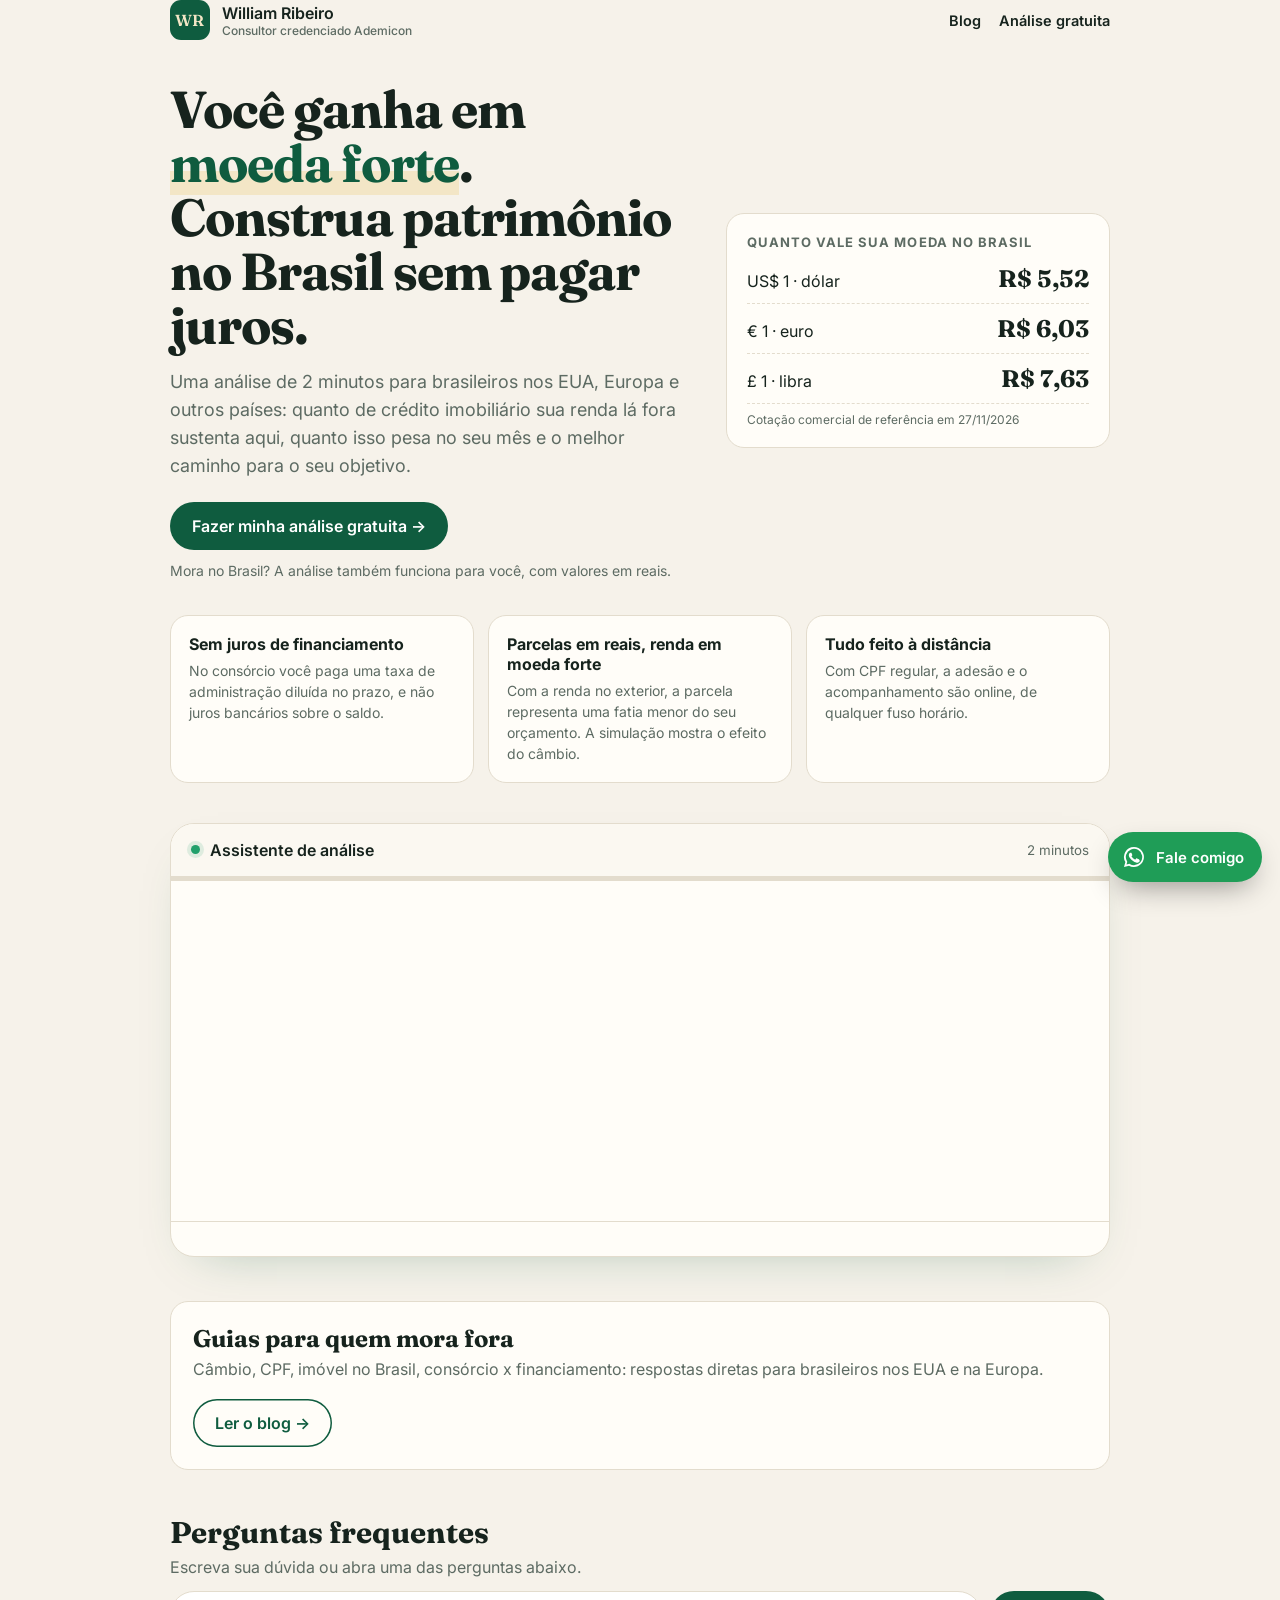
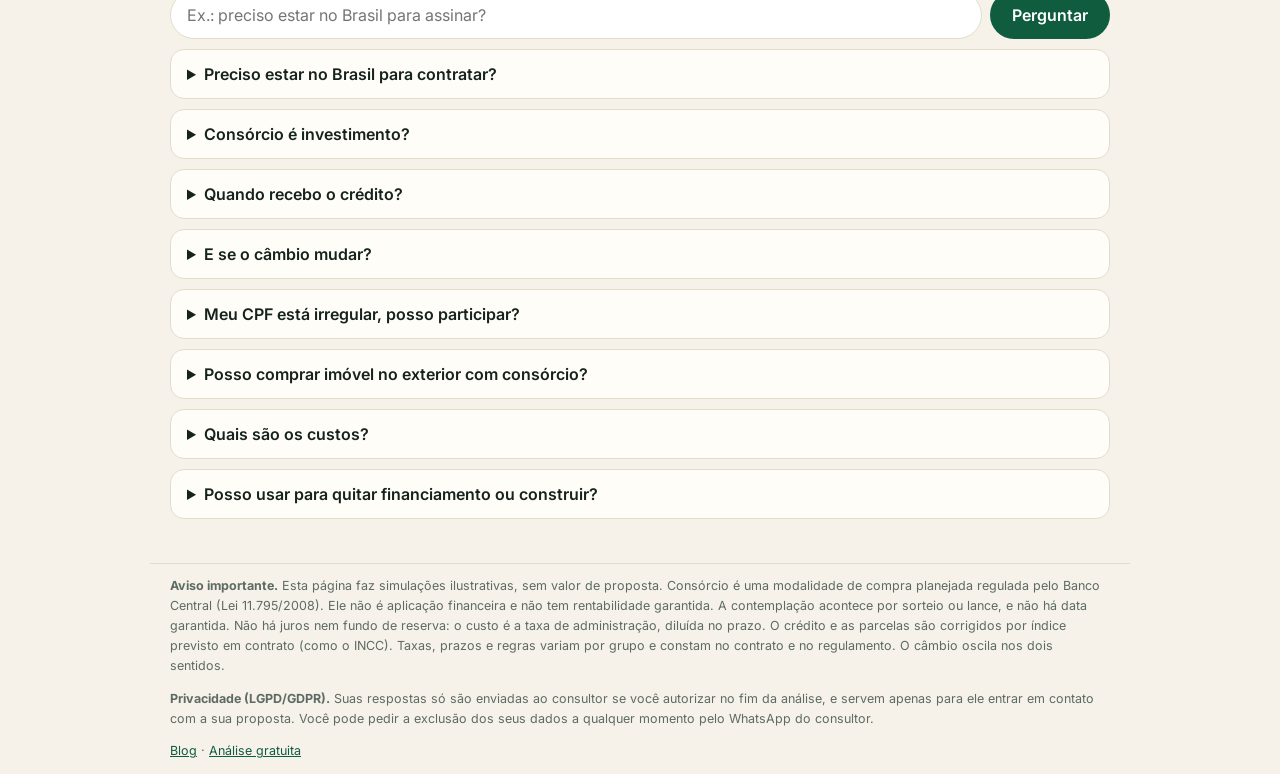
<file: index.html>
<!DOCTYPE html>
<html lang="pt-BR">
<head>
<meta charset="UTF-8">
<meta name="viewport" content="width=device-width, initial-scale=1">
<title>Patrimônio no Brasil — Análise para brasileiros no exterior</title>
<meta name="description" content="Consórcio de imóveis para brasileiros nos EUA e na Europa: parcelas em reais, sem juros, tudo online. Faça sua análise gratuita em 2 minutos.">
<link rel="canonical" href="https://williamconsorcios.netlify.app/">
<meta name="theme-color" content="#0f5c3f">
<meta property="og:type" content="website">
<meta property="og:locale" content="pt_BR">
<meta property="og:site_name" content="William Ribeiro · Consórcios">
<meta property="og:title" content="Você ganha em moeda forte. Construa patrimônio no Brasil sem pagar juros.">
<meta property="og:description" content="Análise gratuita de 2 minutos para brasileiros nos EUA, Europa e outros países: quanto de crédito imobiliário sua renda lá fora sustenta no Brasil.">
<meta property="og:url" content="https://williamconsorcios.netlify.app/">
<meta name="twitter:card" content="summary">
<link rel="icon" href="data:image/svg+xml,%3Csvg xmlns='http://www.w3.org/2000/svg' viewBox='0 0 64 64'%3E%3Crect width='64' height='64' rx='16' fill='%230f5c3f'/%3E%3Ctext x='32' y='42' font-family='Georgia,serif' font-size='26' text-anchor='middle' fill='%23f3e6c6'%3EWR%3C/text%3E%3C/svg%3E">
<link rel="preconnect" href="https://fonts.googleapis.com">
<link rel="preconnect" href="https://fonts.gstatic.com" crossorigin>
<link href="https://fonts.googleapis.com/css2?family=Fraunces:opsz,wght@9..144,500;9..144,700&family=Inter:wght@400;500;600;700&display=swap" rel="stylesheet">
<script type="application/ld+json">
{"@context":"https://schema.org","@type":"FinancialService","name":"William Ribeiro · Consórcios","description":"Consultoria de consórcio de imóveis no Brasil para brasileiros que moram no exterior.","url":"https://williamconsorcios.netlify.app/","areaServed":["US","PT","IE","GB","ES","IT","DE","FR","NL","BE","CH","CA","AU"],"availableLanguage":"pt-BR"}
</script>
<style>
:root{
  --paper:#f6f2ea; --card:#fffdf8; --ink:#16231d; --muted:#5d6b63; --line:#e3dccd;
  --green:#0f5c3f; --green-2:#167a54; --gold:#c8962e; --gold-soft:#f3e6c6;
  --hot:#c2410c; --warm:#b7791f; --cold:#3b6e8f;
  --r:18px;
}
*{box-sizing:border-box}
html,body{margin:0;background:var(--paper);color:var(--ink);font-family:Inter,system-ui,sans-serif;-webkit-font-smoothing:antialiased}
a{color:var(--green)}
.wrap{max-width:980px;margin:0 auto;padding:0 20px}
header{padding:22px 0 0;display:flex;align-items:center;justify-content:space-between;gap:16px}
.brand{display:flex;align-items:center;gap:12px;font-weight:600}
.mark{width:40px;height:40px;border-radius:11px;background:var(--green);display:grid;place-items:center;color:var(--gold-soft);font-family:Fraunces,serif;font-size:16px;letter-spacing:.02em}
.brand small{display:block;font-weight:500;color:var(--muted);font-size:12px}
.nav{display:flex;gap:18px;align-items:center;font-size:14.5px;font-weight:600}
.nav a{text-decoration:none;color:var(--ink)}
.nav a:hover{color:var(--green)}
.hero{display:grid;grid-template-columns:1.15fr .85fr;gap:36px;align-items:center;padding:42px 0 30px}
h1{font-family:Fraunces,serif;font-weight:700;font-size:clamp(32px,5vw,52px);line-height:1.04;letter-spacing:-.02em;margin:0 0 16px}
h1 em{font-style:normal;color:var(--green);background:linear-gradient(transparent 62%,var(--gold-soft) 62%)}
.lead{font-size:18px;line-height:1.55;color:var(--muted);margin:0 0 22px}
.btn{appearance:none;border:0;cursor:pointer;font:inherit;font-weight:600;border-radius:999px;padding:14px 22px;background:var(--green);color:#fff;transition:transform .15s,background .15s;text-decoration:none;display:inline-block}
.btn:hover{background:var(--green-2);transform:translateY(-1px)}
.btn.ghost{background:transparent;color:var(--green);box-shadow:inset 0 0 0 1.5px var(--green)}
.btn.gold{background:var(--gold);color:#1d1404}
.fx{background:var(--card);border:1px solid var(--line);border-radius:var(--r);padding:20px}
.fx h3{margin:0 0 4px;font-size:13px;text-transform:uppercase;letter-spacing:.08em;color:var(--muted)}
.fxrow{display:flex;justify-content:space-between;align-items:baseline;padding:10px 0;border-bottom:1px dashed var(--line)}
.fxrow:last-of-type{border-bottom:0}
.fxrow b{font-family:Fraunces,serif;font-size:24px}
.fxsrc{font-size:12px;color:var(--muted);margin-top:8px}
.pillars{display:grid;grid-template-columns:repeat(3,1fr);gap:14px;margin:6px 0 40px}
.pillar{background:var(--card);border:1px solid var(--line);border-radius:var(--r);padding:18px}
.pillar b{display:block;margin-bottom:6px}
.pillar span{color:var(--muted);font-size:14px;line-height:1.5}

/* chat */
#analise{scroll-margin-top:20px}
.chat{background:var(--card);border:1px solid var(--line);border-radius:24px;overflow:hidden;box-shadow:0 20px 50px -30px rgba(15,92,63,.35)}
.chathead{display:flex;align-items:center;justify-content:space-between;padding:16px 20px;border-bottom:1px solid var(--line);background:#fbf8f1}
.chathead .who{display:flex;gap:10px;align-items:center;font-weight:600}
.dot{width:9px;height:9px;border-radius:50%;background:#22a06b;box-shadow:0 0 0 4px #22a06b22}
.progress{height:4px;background:var(--line)}
.progress i{display:block;height:100%;width:0;background:var(--gold);transition:width .4s}
.msgs{padding:22px 20px 8px;min-height:340px;max-height:62vh;overflow-y:auto;display:flex;flex-direction:column;gap:10px}
.m{max-width:84%;padding:12px 15px;border-radius:16px;line-height:1.5;font-size:15.5px;animation:pop .25s ease}
.m.bot{background:#eef4ef;border-top-left-radius:5px;align-self:flex-start}
.m.me{background:var(--green);color:#fff;border-top-right-radius:5px;align-self:flex-end}
.typing{display:inline-flex;gap:4px}
.typing i{width:6px;height:6px;border-radius:50%;background:var(--muted);opacity:.5;animation:blink 1s infinite}
.typing i:nth-child(2){animation-delay:.15s}.typing i:nth-child(3){animation-delay:.3s}
@keyframes blink{50%{opacity:1}}
@keyframes pop{from{opacity:0;transform:translateY(6px)}to{opacity:1;transform:none}}
.input{padding:14px 20px 20px;border-top:1px solid var(--line)}
.opts{display:flex;flex-wrap:wrap;gap:8px}
.opt{border:1.5px solid var(--line);background:#fff;border-radius:999px;padding:10px 15px;font:inherit;font-size:14.5px;cursor:pointer;transition:all .15s;color:var(--ink)}
.opt:hover{border-color:var(--green);color:var(--green)}
.txt{display:flex;gap:8px}
.txt input{flex:1;border:1.5px solid var(--line);border-radius:999px;padding:12px 16px;font:inherit;font-size:15px;background:#fff;color:var(--ink)}
.txt input:focus{outline:none;border-color:var(--green)}
.err{color:var(--hot);font-size:13px;margin-top:6px;min-height:1em}
.consent{display:flex;gap:10px;align-items:flex-start;font-size:13.5px;color:var(--muted);line-height:1.45;margin-bottom:10px}
.consent input{margin-top:3px;accent-color:var(--green);width:18px;height:18px}

/* result */
#resultado{display:none;margin-top:28px}
.res{background:var(--card);border:1px solid var(--line);border-radius:24px;padding:26px}
.reshead{display:flex;justify-content:space-between;gap:16px;align-items:flex-start;flex-wrap:wrap}
.badge{display:inline-flex;gap:8px;align-items:center;border-radius:999px;padding:7px 13px;font-weight:700;font-size:13px}
.badge.A{background:#fde7dc;color:var(--hot)}.badge.B{background:#fbefd5;color:var(--warm)}.badge.C{background:#e1edf4;color:var(--cold)}
.res h2{font-family:Fraunces,serif;font-size:30px;margin:10px 0 6px;letter-spacing:-.01em}
.res p{color:var(--muted);line-height:1.55}
.grid{display:grid;grid-template-columns:repeat(4,1fr);gap:12px;margin:20px 0}
.kpi{background:var(--paper);border-radius:14px;padding:14px}
.kpi span{font-size:12px;color:var(--muted);text-transform:uppercase;letter-spacing:.06em}
.kpi b{display:block;font-family:Fraunces,serif;font-size:24px;margin-top:4px}
.kpi small{color:var(--muted);font-size:12.5px}
.fxbox{border:1px dashed var(--gold);background:#fffaf0;border-radius:14px;padding:16px;margin:14px 0}
.fxbox h4{margin:0 0 8px}
.bars{display:grid;gap:8px;margin-top:10px}
.bar{display:grid;grid-template-columns:150px 1fr 90px;gap:10px;align-items:center;font-size:14px}
.bar .t{height:10px;border-radius:6px;background:var(--line);overflow:hidden}
.bar .t i{display:block;height:100%;background:var(--green)}
.next{display:grid;grid-template-columns:repeat(3,1fr);gap:12px;margin:18px 0}
.step{border:1px solid var(--line);border-radius:14px;padding:14px;font-size:14px;line-height:1.45}
.step b{display:block;margin-bottom:4px}
.cta{display:flex;flex-wrap:wrap;gap:10px;align-items:center;margin-top:10px}
.wa{background:#1f9d57}
.wa:hover{background:#178648}
.note{font-size:12.5px;color:var(--muted);line-height:1.5;margin-top:14px}
.warnbox{background:#fff3e8;border:1px solid #f3c9a6;color:#8a3b0c;border-radius:12px;padding:12px 14px;font-size:14px;margin-top:12px;display:none}

/* blog teaser */
.blogteaser{margin:44px 0 0;display:flex;justify-content:space-between;align-items:center;gap:18px;flex-wrap:wrap;background:var(--card);border:1px solid var(--line);border-radius:var(--r);padding:22px}
.blogteaser h2{font-family:Fraunces,serif;font-size:24px;margin:0 0 4px}
.blogteaser p{margin:0;color:var(--muted);line-height:1.5}

/* faq */
.faq{margin:44px 0}
.faq h2{font-family:Fraunces,serif;font-size:30px;margin:0 0 6px}
.ask{display:flex;gap:8px;margin:14px 0 8px}
.ask input{flex:1;border:1.5px solid var(--line);border-radius:999px;padding:13px 16px;font:inherit;background:#fff}
.answer{background:var(--card);border:1px solid var(--line);border-radius:16px;padding:16px;line-height:1.55;display:none;white-space:pre-wrap}
details{background:var(--card);border:1px solid var(--line);border-radius:14px;padding:14px 16px;margin-top:10px}
summary{cursor:pointer;font-weight:600}
details p{color:var(--muted);line-height:1.55;margin:10px 0 0}
footer{border-top:1px solid var(--line);padding:22px 0 90px;font-size:12.5px;color:var(--muted);line-height:1.6}

/* WhatsApp flutuante */
.wafloat{position:fixed;right:18px;bottom:calc(18px + env(safe-area-inset-bottom));z-index:50;display:flex;align-items:center;gap:10px;background:#1f9d57;color:#fff;text-decoration:none;font-weight:600;font-size:15px;padding:13px 18px 13px 14px;border-radius:999px;box-shadow:0 12px 30px -10px rgba(0,0,0,.45);transition:transform .15s,background .15s}
.wafloat:hover{background:#178648;transform:translateY(-2px)}
.wafloat svg{width:24px;height:24px;flex:none}
@media (max-width:760px){
  .hero{grid-template-columns:1fr;padding-top:26px}
  .pillars,.next{grid-template-columns:1fr}
  .grid{grid-template-columns:1fr 1fr}
  .bar{grid-template-columns:110px 1fr 80px}
  .m{max-width:92%}
  .nav .hide-sm{display:none}
  .wafloat span{display:none}
  .wafloat{padding:14px}
}
</style>
</head>
<body>
<script>
/* =================== CONFIGURAÇÃO DO CONSULTOR =================== */
const CONFIG = {
  consultor: "William Ribeiro",                // nome exibido
  credencial: "Consultor credenciado Ademicon", // linha abaixo do nome
  whatsapp: "5561981814638",                              // DDI+DDD+número, só dígitos. Ex.: 5541999998888
  email: "",                                    // opcional, aparece como alternativa
  // Câmbio de referência (R$ por 1 unidade) — usado se a cotação ao vivo não carregar
  fx: { USD: 5.52, EUR: 6.03, GBP: 7.63, CHF: 7.08, CAD: 4.15, AUD: 3.96 },
  fxData: "27/11/2026",
  // Parâmetros ilustrativos da simulação (ajuste à tabela vigente do grupo)
  prazoMeses: 220,
  taxaAdm: 0.24,       // 24% sobre o crédito, diluído no prazo
  fundoReserva: 0,     // sem fundo de reserva
  usoDaCapacidade: 0.85 // simula a parcela com 85% do que o cliente disse poder reservar
};
</script>

<header class="wrap">
  <div class="brand"><div class="mark">WR</div><div><span id="cName"></span><small id="cCred"></small></div></div>
  <nav class="nav">
    <a href="/blog/">Blog</a>
    <a href="#analise" class="hide-sm" onclick="startFlow();return false;">Análise gratuita</a>
  </nav>
</header>

<main class="wrap">
  <section class="hero">
    <div>
      <h1>Você ganha em <em>moeda forte</em>. Construa patrimônio no Brasil sem pagar juros.</h1>
      <p class="lead">Uma análise de 2 minutos para brasileiros nos EUA, Europa e outros países: quanto de crédito imobiliário sua renda lá fora sustenta aqui, quanto isso pesa no seu mês e o melhor caminho para o seu objetivo.</p>
      <button class="btn" onclick="startFlow()">Fazer minha análise gratuita →</button>
      <p style="font-size:14px;color:var(--muted);margin:12px 0 0">Mora no Brasil? A análise também funciona para você, com valores em reais.</p>
    </div>
    <aside class="fx">
      <h3>Quanto vale sua moeda no Brasil</h3>
      <div class="fxrow"><span>US$ 1 · dólar</span><b id="fxUSD">—</b></div>
      <div class="fxrow"><span>€ 1 · euro</span><b id="fxEUR">—</b></div>
      <div class="fxrow"><span>£ 1 · libra</span><b id="fxGBP">—</b></div>
      <div class="fxsrc" id="fxSrc"></div>
    </aside>
  </section>

  <section class="pillars">
    <div class="pillar"><b>Sem juros de financiamento</b><span>No consórcio você paga uma taxa de administração diluída no prazo, e não juros bancários sobre o saldo.</span></div>
    <div class="pillar"><b>Parcelas em reais, renda em moeda forte</b><span>Com a renda no exterior, a parcela representa uma fatia menor do seu orçamento. A simulação mostra o efeito do câmbio.</span></div>
    <div class="pillar"><b>Tudo feito à distância</b><span>Com CPF regular, a adesão e o acompanhamento são online, de qualquer fuso horário.</span></div>
  </section>

  <section id="analise">
    <div class="chat">
      <div class="chathead">
        <div class="who"><span class="dot"></span>Assistente de análise</div>
        <small style="color:var(--muted)" id="stepLbl">2 minutos</small>
      </div>
      <div class="progress"><i id="prog"></i></div>
      <div class="msgs" id="msgs"></div>
      <div class="input" id="inp"></div>
    </div>
  </section>

  <section id="resultado"></section>

  <!-- Formulário oculto para o Netlify Forms (cadastro de leads) -->
  <form name="leads" method="POST" data-netlify="true" netlify-honeypot="campo_extra" hidden>
    <input type="hidden" name="form-name" value="leads"><input name="campo_extra">
    <input name="nome"><input name="pais"><input name="objetivo"><input name="volta"><input name="mensal"><input name="reserva"><input name="quando"><input name="cpf"><input name="periodo"><input name="whatsapp"><input name="email"><input name="perfil"><input name="pontos"><input name="carta"><input name="parcela_brl"><input name="parcela_moeda"><input name="origem"><input name="autorizou_contato">
  </form>

  <section class="blogteaser">
    <div>
      <h2>Guias para quem mora fora</h2>
      <p>Câmbio, CPF, imóvel no Brasil, consórcio x financiamento: respostas diretas para brasileiros nos EUA e na Europa.</p>
    </div>
    <a class="btn ghost" href="/blog/">Ler o blog →</a>
  </section>

  <section class="faq">
    <h2>Perguntas frequentes</h2>
    <p style="color:var(--muted);margin:0">Escreva sua dúvida ou abra uma das perguntas abaixo.</p>
    <div class="ask"><input id="q" placeholder="Ex.: preciso estar no Brasil para assinar?" onkeydown="if(event.key==='Enter')askFaq()"><button class="btn" onclick="askFaq()">Perguntar</button></div>
    <div class="answer" id="ans"></div>
    <div id="faqList"></div>
  </section>
</main>

<footer class="wrap">
  <p><b>Aviso importante.</b> Esta página faz simulações ilustrativas, sem valor de proposta. Consórcio é uma modalidade de compra planejada regulada pelo Banco Central (Lei 11.795/2008). Ele não é aplicação financeira e não tem rentabilidade garantida. A contemplação acontece por sorteio ou lance, e não há data garantida. Não há juros nem fundo de reserva: o custo é a taxa de administração, diluída no prazo. O crédito e as parcelas são corrigidos por índice previsto em contrato (como o INCC). Taxas, prazos e regras variam por grupo e constam no contrato e no regulamento. O câmbio oscila nos dois sentidos.</p>
  <p><b>Privacidade (LGPD/GDPR).</b> Suas respostas só são enviadas ao consultor se você autorizar no fim da análise, e servem apenas para ele entrar em contato com a sua proposta. Você pode pedir a exclusão dos seus dados a qualquer momento pelo WhatsApp do consultor.</p>
  <p><a href="/blog/">Blog</a> · <a href="#analise" onclick="startFlow();return false;">Análise gratuita</a></p>
</footer>

<a class="wafloat" id="waFloat" href="#" target="_blank" rel="noopener" aria-label="Falar no WhatsApp">
  <svg viewBox="0 0 24 24" fill="currentColor" aria-hidden="true"><path d="M12 2a10 10 0 0 0-8.6 15.1L2 22l5-1.3A10 10 0 1 0 12 2Zm0 18.2a8.2 8.2 0 0 1-4.2-1.2l-.3-.2-3 .8.8-2.9-.2-.3A8.2 8.2 0 1 1 12 20.2Zm4.5-6.1c-.2-.1-1.5-.7-1.7-.8-.2-.1-.4-.1-.6.1l-.8 1c-.1.2-.3.2-.5.1a6.7 6.7 0 0 1-3.3-2.9c-.3-.4.2-.4.7-1.3.1-.2 0-.3 0-.4l-.8-1.8c-.2-.5-.4-.4-.6-.4h-.5a1 1 0 0 0-.7.3 3 3 0 0 0-.9 2.2 5.2 5.2 0 0 0 1.1 2.8 11.9 11.9 0 0 0 4.6 4c1.7.7 2.4.8 3.2.7.5-.1 1.5-.6 1.8-1.2.2-.6.2-1.1.1-1.2l-.1-.3Z"/></svg>
  <span>Fale comigo</span>
</a>

<script>
/* ============ util ============ */
const $ = s => document.querySelector(s);
const brl = v => v.toLocaleString('pt-BR',{style:'currency',currency:'BRL',maximumFractionDigits:0});
const cur = (v,c) => v.toLocaleString('pt-BR',{style:'currency',currency:c,maximumFractionDigits:0});
const sleep = ms => new Promise(r=>setTimeout(r,ms));
const esc = s => String(s).replace(/[&<>"']/g,c=>({'&':'&amp;','<':'&lt;','>':'&gt;','"':'&quot;',"'":'&#39;'}[c]));

$('#cName').textContent = CONFIG.consultor;
$('#cCred').textContent = CONFIG.credencial;

/* ============ WhatsApp flutuante ============ */
(()=>{
  const f = $('#waFloat');
  if(!CONFIG.whatsapp){ f.style.display='none'; return; }
  const msg = `Olá, ${CONFIG.consultor.split(' ')[0]}! Vim pelo seu site e quero saber mais sobre consórcio para quem mora no exterior.`;
  f.href = `https://wa.me/${CONFIG.whatsapp.replace(/\D/g,'')}?text=${encodeURIComponent(msg)}`;
})();

/* ============ câmbio: tenta ao vivo, cai para referência ============ */
let FX = {...CONFIG.fx, BRL:1}, fxLive = false;
function paintFx(){
  $('#fxUSD').textContent = 'R$ ' + FX.USD.toFixed(2).replace('.',',');
  $('#fxEUR').textContent = 'R$ ' + FX.EUR.toFixed(2).replace('.',',');
  $('#fxGBP').textContent = 'R$ ' + FX.GBP.toFixed(2).replace('.',',');
  $('#fxSrc').textContent = fxLive ? 'Cotação ao vivo (open.er-api.com) · ' + new Date().toLocaleDateString('pt-BR')
                                   : 'Cotação comercial de referência em ' + CONFIG.fxData;
}
paintFx();
(async()=>{
  try{
    const ctl = new AbortController(); const t = setTimeout(()=>ctl.abort(),4000);
    const r = await fetch('https://open.er-api.com/v6/latest/BRL',{signal:ctl.signal}); clearTimeout(t);
    const j = await r.json();
    if(j && j.rates){ for(const k of Object.keys(FX)) if(k!=='BRL' && j.rates[k]) FX[k] = 1/j.rates[k]; fxLive = true; paintFx(); }
  }catch(e){ /* sem rede externa: mantém referência */ }
})();

/* ============ países ============ */
const COUNTRIES = [
  {id:'br', label:'🇧🇷 Moro no Brasil', c:'BRL', tz:-3},
  {id:'us-e', label:'EUA · Costa Leste (FL, NY, MA, NJ…)', c:'USD', tz:-5},
  {id:'us-c', label:'EUA · Centro (TX, IL…)', c:'USD', tz:-6},
  {id:'us-w', label:'EUA · Costa Oeste (CA, WA…)', c:'USD', tz:-8},
  {id:'pt', label:'Portugal', c:'EUR', tz:0},
  {id:'ie', label:'Irlanda', c:'EUR', tz:0},
  {id:'uk', label:'Reino Unido', c:'GBP', tz:0},
  {id:'es', label:'Espanha', c:'EUR', tz:1},
  {id:'it', label:'Itália', c:'EUR', tz:1},
  {id:'de', label:'Alemanha', c:'EUR', tz:1},
  {id:'fr', label:'França', c:'EUR', tz:1},
  {id:'nl', label:'Holanda / Bélgica', c:'EUR', tz:1},
  {id:'ch', label:'Suíça', c:'CHF', tz:1},
  {id:'ca', label:'Canadá', c:'CAD', tz:-5},
  {id:'au', label:'Austrália', c:'AUD', tz:10},
  {id:'ot', label:'Outro país', c:'USD', tz:null},
];
const SYM = {BRL:'R$',USD:'US$',EUR:'€',GBP:'£',CHF:'CHF',CAD:'C$',AUD:'A$'};

/* ============ estado ============ */
const S = {};
const stepsTotal = 10;
let stepN = 0;

function progress(){ stepN++; $('#prog').style.width = Math.min(100, stepN/stepsTotal*100)+'%'; $('#stepLbl').textContent = `Etapa ${Math.min(stepN,stepsTotal)} de ${stepsTotal}`; }

async function bot(html, wait=650){
  const box = $('#msgs');
  const t = document.createElement('div'); t.className='m bot'; t.innerHTML='<span class="typing"><i></i><i></i><i></i></span>';
  box.appendChild(t); box.scrollTop = box.scrollHeight;
  await sleep(wait);
  t.innerHTML = html; box.scrollTop = box.scrollHeight;
}
function me(text){
  const d = document.createElement('div'); d.className='m me'; d.textContent=text;
  $('#msgs').appendChild(d); $('#msgs').scrollTop = 1e9;
}
function options(list){
  return new Promise(res=>{
    const inp = $('#inp'); inp.innerHTML='<div class="opts"></div>';
    list.forEach(o=>{
      const b=document.createElement('button'); b.className='opt'; b.textContent=o.label;
      b.onclick=()=>{ inp.innerHTML=''; me(o.label); res(o); };
      inp.firstChild.appendChild(b);
    });
  });
}
function textIn(ph, validate, type='text'){
  return new Promise(res=>{
    const inp=$('#inp');
    inp.innerHTML=`<div class="txt"><input type="${type}" placeholder="${esc(ph)}" autocomplete="on"><button class="btn">Enviar</button></div><div class="err"></div>`;
    const i=inp.querySelector('input'), b=inp.querySelector('button'), e=inp.querySelector('.err');
    i.focus({preventScroll:true});
    const go=()=>{ const v=i.value.trim(); const msg=validate?validate(v):null; if(msg){e.textContent=msg;return;} inp.innerHTML=''; me(v||'—'); res(v); };
    b.onclick=go; i.onkeydown=ev=>{ if(ev.key==='Enter') go(); };
  });
}

let started=false;
function startFlow(){
  $('#analise').scrollIntoView({behavior:'smooth'});
  if(!started){ started=true; flow(); }
}
/* abre a análise direto quando o link vem do blog (…/#analise) */
if(location.hash==='#analise') window.addEventListener('load',()=>setTimeout(startFlow,300));

/* ============ conversa ============ */
async function flow(){
  await bot('Olá! 👋 Vou te fazer algumas perguntas rápidas para calcular quanto de crédito sua renda no exterior sustenta no Brasil. Nada fica gravado aqui.',500);
  progress();
  await bot('Para começar, como posso te chamar?');
  S.nome = await textIn('Seu primeiro nome', v=> v.length<2?'Digite seu nome':null);
  S.nome = S.nome.split(' ')[0].replace(/^./,c=>c.toUpperCase());

  progress();
  await bot(`Prazer, ${esc(S.nome)}! Em qual país você mora hoje?`);
  S.pais = await options(COUNTRIES);
  S.moeda = S.pais.c;
  S.br = S.pais.id==='br';
  const sy = SYM[S.moeda];

  progress();
  await bot('Qual é o seu principal objetivo com um patrimônio no Brasil?');
  S.obj = await options(S.br ? [
    {id:'moradia', label:'🏡 Minha casa própria', p:10},
    {id:'renda', label:'💰 Imóvel para gerar renda (aluguel)', p:10},
    {id:'familia', label:'👨‍👩‍👧 Imóvel para alguém da família', p:10},
    {id:'patrimonio', label:'📈 Aposentadoria / patrimônio no longo prazo', p:8},
    {id:'veiculo', label:'🚗 Veículo ou outro bem', p:5},
  ] : [
    {id:'volta', label:'🏡 Imóvel para quando eu voltar', p:10},
    {id:'renda', label:'💰 Imóvel para gerar renda (aluguel)', p:10},
    {id:'familia', label:'👨‍👩‍👧 Imóvel para minha família no Brasil', p:10},
    {id:'exterior', label:'🌍 Imóvel aqui no exterior', p:8},
    {id:'patrimonio', label:'📈 Aposentadoria / patrimônio no longo prazo', p:8},
    {id:'veiculo', label:'🚗 Veículo ou outro bem', p:5},
  ]);

  progress();
  if(S.br){
    S.volta = {id:'br', label:'Mora no Brasil', p:9};
  } else {
    await bot('E sobre voltar ao Brasil, qual é o seu plano?');
    S.volta = await options([
      {id:'data', label:'Já tenho data (até 3 anos)', p:10},
      {id:'medio', label:'Talvez em 5 a 10 anos', p:9},
      {id:'nao', label:'Não pretendo voltar', p:6},
      {id:'nsei', label:'Ainda não sei', p:5},
    ]);
  }

  progress();
  await bot(`Pensando no seu orçamento ${S.br?'mensal':'em '+S.moeda}, quanto você conseguiria reservar <b>por mês</b> com tranquilidade para esse projeto?`);
  S.mensal = await options(S.br ? [
    {label:'Até R$ 1.500', v:1200},
    {label:'R$ 1.500 a 3.000', v:2200},
    {label:'R$ 3.000 a 6.000', v:4500},
    {label:'Mais de R$ 6.000', v:8000},
  ] : [
    {label:`Até ${sy} 300`, v:250},
    {label:`${sy} 300 a 700`, v:500},
    {label:`${sy} 700 a 1.500`, v:1100},
    {label:`Mais de ${sy} 1.500`, v:2000},
  ]);

  progress();
  await bot('Você tem algum valor guardado que poderia usar para <b>antecipar</b> (dar lance) e receber o crédito mais cedo?');
  S.reserva = await options(S.br ? [
    {label:'Não tenho reserva agora', v:0},
    {label:'Até R$ 20 mil', v:12000},
    {label:'R$ 20 mil a 100 mil', v:60000},
    {label:'Mais de R$ 100 mil', v:150000},
  ] : [
    {label:'Não tenho reserva agora', v:0},
    {label:`Até ${sy} 5 mil`, v:3000},
    {label:`${sy} 5 mil a 20 mil`, v:12000},
    {label:`Mais de ${sy} 20 mil`, v:35000},
  ]);

  progress();
  await bot('Quando você gostaria de ter o crédito em mãos?');
  S.quando = await options([
    {id:'1', label:'Nos próximos 12 meses', p:14},
    {id:'3', label:'Em 1 a 3 anos', p:15},
    {id:'5', label:'Em 3 a 5 anos', p:11},
    {id:'5+', label:'Sem pressa, mais de 5 anos', p:7},
  ]);

  progress();
  await bot('Seu CPF está ativo e regular? Ele é necessário para participar.');
  S.cpf = await options([
    {id:'sim', label:'Sim, está regular', p:15},
    {id:'nsei', label:'Não tenho certeza', p:8},
    {id:'nao', label:'Não / preciso regularizar', p:2},
  ]);
  if(S.cpf.id!=='sim') await bot(S.br ? 'Sem problema. A situação do CPF pode ser consultada e regularizada online pela Receita Federal. O consultor te orienta.' : 'Sem problema. Brasileiros no exterior regularizam o CPF online pela Receita Federal, sem ir ao consulado. O consultor te orienta.',500);

  progress();
  await bot('Qual o melhor período para conversarmos, no <b>seu</b> horário local?');
  S.periodo = await options([
    {id:'manha', label:'Manhã', h:10}, {id:'tarde', label:'Tarde', h:15}, {id:'noite', label:'Noite', h:19}, {id:'fds', label:'Fim de semana', h:11},
  ]);

  progress();
  await bot('Perfeito! Seu WhatsApp, com código do país (ex.: +1 407… ou +351 9…):');
  S.whats = await textIn('+1 000 000 0000', v=>{ const d=v.replace(/\D/g,''); return d.length<8?'Digite o número com código do país':null; }, 'tel');

  await bot('E um e-mail para receber o resumo? (opcional, pode deixar em branco)');
  S.email = await textIn('voce@email.com', v=> v && !/^[^@\s]+@[^@\s]+\.[^@\s]+$/.test(v) ? 'E-mail inválido (ou deixe em branco)' : null, 'email');

  await bot(`Última coisa, ${esc(S.nome)}: posso enviar sua análise para o consultor ${esc(CONFIG.consultor)} entrar em contato com você?`);
  S.autoriza = await options([
    {id:'sim', label:'✅ Sim, pode enviar'},
    {id:'nao', label:'Só quero ver o resultado'},
  ]);

  await bot('Estou montando sua análise… 🔎', 900);
  finish();
}

/* ============ motor de pontuação e simulação ============ */
function scoreLead(){
  const rate = FX[S.moeda];
  const mensalBRL = S.mensal.v * rate;
  const reservaBRL = S.reserva.v * rate;
  let p = 0;
  p += mensalBRL>=6000?30 : mensalBRL>=3000?25 : mensalBRL>=1500?16 : 6;
  p += reservaBRL>=100000?20 : reservaBRL>=30000?15 : reservaBRL>0?8 : 0;
  p += S.quando.p + S.cpf.p + S.obj.p + S.volta.p;
  // urgência sem reserva é menos qualificada (depende de sorteio)
  if(S.quando.id==='1' && reservaBRL===0) p -= 6;
  p = Math.max(0, Math.min(100, Math.round(p)));
  const tier = p>=70?'A':p>=45?'B':'C';
  return {p, tier, mensalBRL, reservaBRL};
}
function simulate(mensalBRL, reservaBRL){
  const {prazoMeses:n, taxaAdm:a, fundoReserva:f, usoDaCapacidade:u} = CONFIG;
  const parcelaAlvo = mensalBRL*u;
  let carta = Math.floor((parcelaAlvo*n/(1+a+f))/10000)*10000;
  carta = Math.max(carta, 50000);
  const parcela = carta*(1+a+f)/n;
  const lancePct = reservaBRL>0 ? reservaBRL/carta : 0;
  return {carta, parcela, lancePct, n};
}

function finish(){
  const sc = scoreLead();
  const sim = simulate(sc.mensalBRL, sc.reservaBRL);
  const rate = FX[S.moeda];
  const parcelaLocal = sim.parcela/rate;
  S.score = sc; S.sim = sim;
  if(S.autoriza && S.autoriza.id==='sim') saveLead();

  // horário no Brasil
  let hBR = null;
  if(S.pais.tz!==null){ hBR = ((S.periodo.h + (-3 - S.pais.tz)) % 24 + 24) % 24; }

  const tierTxt = {A:'Perfil pronto para avançar', B:'Perfil com bom potencial', C:'Perfil para planejamento'}[sc.tier];
  const head = {
    A: S.br ? `${S.nome}, sua renda já sustenta um projeto sólido.` : `${S.nome}, sua renda em ${S.moeda} já sustenta um projeto sólido no Brasil.`,
    B:`${S.nome}, dá para começar a construir esse patrimônio agora.`,
    C:`${S.nome}, vale começar com um plano do tamanho certo.`
  }[sc.tier];

  const objTxt = {
    volta:'ter seu imóvel garantido quando voltar', moradia:'conquistar sua casa própria', renda:'montar um imóvel de renda',
    familia:'garantir um imóvel para sua família', exterior:'comprar um imóvel aí fora',
    patrimonio:'formar patrimônio de longo prazo', veiculo:'adquirir um bem planejado'
  }[S.obj.id];

  const share = (parcelaLocal/S.mensal.v*100);
  const lanceTxt = sim.lancePct>0
    ? `Sua reserva equivale a cerca de <b>${Math.round(sim.lancePct*100)}%</b> desta carta. Um lance desse tamanho pode antecipar a contemplação, dependendo do histórico do grupo (não há garantia).`
    : `Sem reserva, você participa dos sorteios mensais e pode ir guardando para um lance mais à frente.`;

  const exterior = S.obj.id==='exterior' ? `<div class="warnbox" style="display:block">Imóveis no exterior por consórcio seguem regras específicas e podem exigir garantia de bens no Brasil. O consultor confirma as condições disponíveis para o seu país.</div>` : '';
  const cpfWarn = S.cpf.id!=='sim' ? `<div class="warnbox" style="display:block">Antes de aderir, confirme a situação do seu CPF. A regularização ${S.br?'':'para quem mora fora '}é feita online pela Receita Federal.</div>` : '';
  const noWa = !CONFIG.whatsapp ? `<div class="warnbox" style="display:block"><b>Configuração pendente:</b> o número de WhatsApp do consultor ainda não foi definido nesta página.</div>` : '';

  const scen = [-0.15,0,0.15].map(d=>{
    const r = rate*(1+d); const v = sim.parcela/r;
    return {lbl: d===0?'Câmbio de hoje': d<0?`${SYM[S.moeda]} cai 15%`:`${SYM[S.moeda]} sobe 15%`, v};
  });
  const maxV = Math.max(...scen.map(s=>s.v));

  $('#resultado').innerHTML = `
  <div class="res">
    <div class="reshead">
      <div>
        <span class="badge ${sc.tier}">● ${tierTxt}</span>
        <h2>${esc(head)}</h2>
        <p>Para ${objTxt}, este é um ponto de partida realista com base no que você respondeu.</p>
      </div>
    </div>
    <div class="grid">
      <div class="kpi"><span>Carta de crédito sugerida</span><b>${brl(sim.carta)}</b><small>em reais, corrigida por índice</small></div>
      <div class="kpi"><span>Parcela estimada</span><b>${brl(sim.parcela)}</b><small>${sim.n} meses</small></div>
      ${S.br
        ? `<div class="kpi"><span>Total estimado</span><b>${brl(sim.parcela*sim.n)}</b><small>sem juros, antes da correção</small></div>`
        : `<div class="kpi"><span>Na sua moeda</span><b>${cur(parcelaLocal,S.moeda)}</b><small>por mês ao câmbio atual</small></div>`}
      <div class="kpi"><span>Do valor que você reserva</span><b>${Math.round(share)}%</b><small>sobra margem para lance</small></div>
    </div>
    <p>${lanceTxt}</p>
    ${S.br ? '' : `<div class="fxbox">
      <h4>O efeito do câmbio na sua parcela</h4>
      <div style="font-size:14px;color:var(--muted)">A parcela é em reais. Se a sua moeda se valoriza, ela fica mais barata para você. Se desvaloriza, fica mais cara.</div>
      <div class="bars">${scen.map(s=>`<div class="bar"><span>${s.lbl}</span><div class="t"><i style="width:${(s.v/maxV*100).toFixed(0)}%"></i></div><b>${cur(s.v,S.moeda)}</b></div>`).join('')}</div>
    </div>`}
    ${cpfWarn}${exterior}
    <div class="next">
      <div class="step"><b>1 · Conversa de 20 min</b>Por vídeo ou WhatsApp, ${S.br?'no horário que for melhor para você':'no seu fuso'}${(hBR!==null && !S.br)?` (seu período ≈ ${String(hBR).padStart(2,'0')}h em Brasília)`:''}.</div>
      <div class="step"><b>2 · Grupo e estratégia</b>O consultor mostra grupos com histórico de lances compatível com o seu prazo.</div>
      <div class="step"><b>3 · Adesão 100% online</b>Contrato digital, ${S.br?'sem precisar ir a uma agência':'parcelas pagas a partir do exterior'}.</div>
    </div>
    <div class="cta">
      <a class="btn wa" id="waBtn" href="#" target="_blank" rel="noopener">Falar com ${esc(CONFIG.consultor.split(' ')[0])} no WhatsApp</a>
      <button class="btn ghost" onclick="copyResumo(this)">Copiar meu resumo</button>
    </div>
    <label class="consent" style="margin-top:14px"><input type="checkbox" id="ok" checked> Autorizo o envio destas respostas ao consultor pelo WhatsApp para receber a proposta. Posso pedir a exclusão a qualquer momento.</label>
    ${noWa}
    <p class="note">Simulação ilustrativa com prazo de ${CONFIG.prazoMeses} meses, taxa de administração de ${Math.round(CONFIG.taxaAdm*100)}%, sem juros e sem fundo de reserva. Não inclui correção anual e não tem valor de proposta. Os valores reais dependem do grupo e do contrato. Câmbio: ${fxLive?'ao vivo':'referência de '+CONFIG.fxData}.</p>
  </div>`;
  $('#resultado').style.display='block';
  $('#inp').innerHTML = '<div style="color:var(--muted);font-size:14px">✅ Análise pronta. Veja o resultado abaixo.</div>';
  $('#prog').style.width='100%'; $('#stepLbl').textContent='Concluído';
  bot(`Pronto, ${esc(S.nome)}! Sua análise está logo abaixo. 👇`,300);

  const wa = $('#waBtn');
  wa.href = waLink();
  wa.addEventListener('click', e=>{
    if(!$('#ok').checked){ e.preventDefault(); alertBox('Marque a autorização para enviar suas respostas.'); return; }
    if(!CONFIG.whatsapp){ e.preventDefault(); alertBox('O número do consultor ainda não foi configurado.'); }
  });
  setTimeout(()=>$('#resultado').scrollIntoView({behavior:'smooth'}),700);
}
function alertBox(t){ const n=document.createElement('div'); n.className='warnbox'; n.style.display='block'; n.textContent=t; $('#resultado .cta').after(n); setTimeout(()=>n.remove(),4000); }


/* ============ cadastro de leads (Netlify Forms) ============ */
const ORIGEM = (()=>{ try{ const u=new URLSearchParams(location.search); return [u.get('utm_source'),u.get('utm_campaign')].filter(Boolean).join(' / ') || (document.referrer ? new URL(document.referrer).hostname : 'direto'); }catch(e){ return 'direto'; } })();
let leadSaved = false;
async function saveLead(){
  if(leadSaved) return; leadSaved = true;
  const sc=S.score, sim=S.sim;
  const data = {
    'form-name':'leads',
    nome:S.nome, pais:S.pais.label, objetivo:S.obj.label.replace(/^\S+\s/,''), volta:S.volta.label,
    mensal:S.mensal.label, reserva:S.reserva.label, quando:S.quando.label, cpf:S.cpf.label,
    periodo:S.periodo.label, whatsapp:S.whats, email:S.email||'', perfil:sc.tier, pontos:String(sc.p),
    carta:brl(sim.carta), parcela_brl:brl(sim.parcela), parcela_moeda:cur(sim.parcela/FX[S.moeda],S.moeda),
    origem:ORIGEM, autorizou_contato:'sim'
  };
  try{
    await fetch('/', {method:'POST', headers:{'Content-Type':'application/x-www-form-urlencoded'}, body:new URLSearchParams(data).toString()});
  }catch(e){ /* fora do Netlify não há onde gravar; o WhatsApp continua funcionando */ }
}

function resumo(){
  const sc=S.score, sim=S.sim, sy=SYM[S.moeda];
  return [
    `Olá, ${CONFIG.consultor.split(' ')[0]}! Fiz a análise no seu site. Meu resumo:`,
    ``,
    `• Nome: ${S.nome}`,
    `• País: ${S.pais.label}`,
    `• Objetivo: ${S.obj.label.replace(/^\S+\s/,'')}`,
    `• Plano de volta: ${S.volta.label}`,
    `• Reserva mensal: ${S.mensal.label}`,
    `• Valor para lance: ${S.reserva.label}`,
    `• Quando quero o crédito: ${S.quando.label}`,
    `• CPF: ${S.cpf.label}`,
    `• Melhor período: ${S.periodo.label} (meu horário)`,
    `• WhatsApp: ${S.whats}`,
    ...(S.email?[`• E-mail: ${S.email}`]:[]),
    ``,
    `Simulação: carta de ${brl(sim.carta)}, parcela de ~${brl(sim.parcela)} (${cur(sim.parcela/FX[S.moeda],S.moeda)}).`,
    `Código da análise: ${sc.tier}-${sc.p}`
  ].join('\n');
}
function waLink(){ return `https://wa.me/${CONFIG.whatsapp.replace(/\D/g,'')}?text=${encodeURIComponent(resumo())}`; }
async function copyResumo(btn){
  try{ await navigator.clipboard.writeText(resumo()); btn.textContent='Copiado ✓'; }
  catch(e){ btn.textContent='Não foi possível copiar'; }
  setTimeout(()=>btn.textContent='Copiar meu resumo',2200);
}

/* ============ FAQ com busca + IA opcional ============ */
const FAQ = [
  {q:'Preciso estar no Brasil para contratar?', k:['brasil','assinar','presencial','viajar','estar','contratar','online','digital'],
   a:'Não. A adesão é feita de forma digital, com CPF regular e documentos, e as parcelas podem ser pagas a partir do exterior. Você só precisa organizar a parte presencial, se houver, na hora de usar o crédito (escritura do imóvel), e isso também pode ser feito por procuração.'},
  {q:'Consórcio é investimento?', k:['investimento','rende','rendimento','retorno','lucro','investir'],
   a:'Consórcio não é aplicação financeira e não tem rentabilidade garantida. É uma forma planejada de comprar um bem pagando taxa de administração em vez de juros. Ele vira patrimônio quando você usa a carta para comprar um imóvel, que pode valorizar e gerar aluguel. Muita gente usa assim, como estratégia patrimonial.'},
  {q:'Quando recebo o crédito?', k:['quando','contempla','contemplação','sorteio','lance','receber','antecipar'],
   a:'Todo mês há contemplações por sorteio e por lance. Não existe data garantida. Com um lance (valor antecipado) as chances aumentam, e o consultor mostra o histórico de lances de cada grupo para ajustar ao seu prazo.'},
  {q:'E se o câmbio mudar?', k:['câmbio','cambio','dólar','dolar','euro','libra','moeda','variação'],
   a:'As parcelas são em reais. Se a sua moeda se valoriza frente ao real, a parcela fica mais barata para você. Se se desvaloriza, fica mais cara. Por isso a simulação usa só uma parte do valor que você disse poder reservar, deixando uma folga.'},
  {q:'Meu CPF está irregular, posso participar?', k:['cpf','irregular','receita','suspenso','regularizar','documento'],
   a:'É preciso estar com o CPF regular. Brasileiros no exterior fazem a regularização online pelo site da Receita Federal, sem ir ao consulado. O consultor te orienta no passo a passo.'},
  {q:'Posso comprar imóvel no exterior com consórcio?', k:['exterior','eua','miami','portugal','europa','fora'],
   a:'Existem modalidades para imóveis fora do Brasil, com regras específicas, que podem exigir garantia de bens no Brasil. As condições dependem do país. Confirme com o consultor o que está disponível para o seu caso.'},
  {q:'Quais são os custos?', k:['custo','taxa','administração','juros','fundo','reserva','seguro','correção','incc','caro'],
   a:'Não há juros nem fundo de reserva. O custo é a taxa de administração, diluída nas parcelas ao longo do prazo. Crédito e parcelas são corrigidos por um índice previsto no contrato, como o INCC no caso de imóveis. Tudo vem detalhado na proposta.'},
  {q:'Posso usar para quitar financiamento ou construir?', k:['quitar','financiamento','construir','reforma','terreno','construção'],
   a:'Em geral sim. A carta de imóvel pode ser usada para comprar imóvel pronto, na planta, terreno, construção, reforma e até quitar financiamento, conforme o regulamento do grupo.'},
];
function renderFaq(){
  $('#faqList').innerHTML = FAQ.map(f=>`<details><summary>${esc(f.q)}</summary><p>${esc(f.a)}</p></details>`).join('');
}
renderFaq();

let samplePromise = null;
function getSample(){
  if(!samplePromise){
    samplePromise = (window.claude && claude.use) ? claude.use('sample').catch(()=>null) : Promise.resolve(null);
  }
  return samplePromise;
}
function localAnswer(q){
  const t = q.toLowerCase().normalize('NFD').replace(/[̀-ͯ]/g,'');
  let best=null, bs=0;
  for(const f of FAQ){ let s=0; for(const k of f.k){ if(t.includes(k.normalize('NFD').replace(/[̀-ͯ]/g,''))) s++; } if(s>bs){bs=s;best=f;} }
  return best ? best.a : null;
}
async function askFaq(){
  const q = $('#q').value.trim(); if(!q) return;
  const box = $('#ans'); box.style.display='block'; box.textContent='Pensando…';
  const local = localAnswer(q);
  const sample = await Promise.race([getSample(), sleep(2500).then(()=>null)]);
  if(sample){
    try{
      const ctx = FAQ.map(f=>`P: ${f.q}\nR: ${f.a}`).join('\n\n');
      const prompt = `Você é o assistente da página de um consultor de consórcios que atende brasileiros que moram no exterior. Responda em português do Brasil, em no máximo 5 frases, de forma clara e honesta.
Regras: nunca prometa rentabilidade, data de contemplação ou aprovação; não invente taxas ou números; consórcio não é aplicação financeira; quando depender de contrato, grupo ou caso pessoal, diga que o consultor confirma. Use a base abaixo como referência.

BASE:
${ctx}

PERGUNTA DO VISITANTE: ${q}`;
      await sample(prompt,{cache:false,modelTier:'quick',onText:({text})=>{ box.textContent=text; }});
      return;
    }catch(e){ /* cai para resposta local */ }
  }
  box.textContent = local || 'Boa pergunta! Ela depende do seu caso. Faça a análise acima e envie pelo WhatsApp que o consultor responde pessoalmente.';
}
</script>
</body>
</html>
</file>
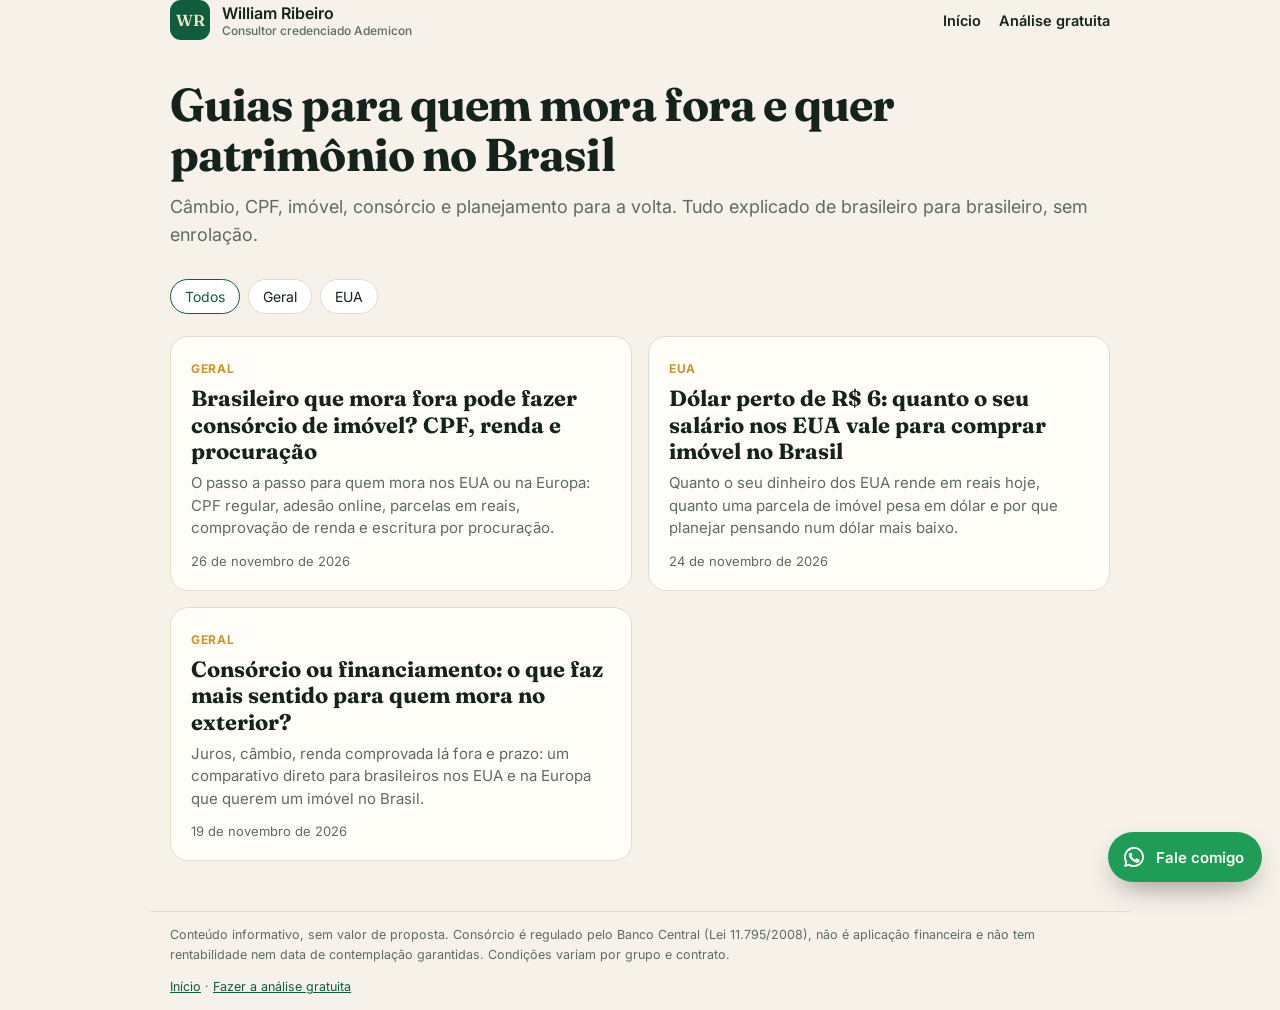
<file: blog/index.html>
<!DOCTYPE html>
<html lang="pt-BR">
<head>
<meta charset="UTF-8">
<meta name="viewport" content="width=device-width, initial-scale=1">
<title>Blog — Patrimônio no Brasil para brasileiros no exterior</title>
<meta name="description" content="Guias para brasileiros nos EUA e na Europa: imóvel no Brasil, consórcio, câmbio, CPF e planejamento para a volta.">
<link rel="canonical" href="https://williamconsorcios.netlify.app/blog/">
<meta property="og:type" content="website">
<meta property="og:title" content="Blog — Patrimônio no Brasil para brasileiros no exterior">
<meta property="og:description" content="Guias diretos para quem ganha em moeda forte e quer construir patrimônio no Brasil.">
<meta name="theme-color" content="#0f5c3f">
<link rel="icon" href="data:image/svg+xml,%3Csvg xmlns='http://www.w3.org/2000/svg' viewBox='0 0 64 64'%3E%3Crect width='64' height='64' rx='16' fill='%230f5c3f'/%3E%3Ctext x='32' y='42' font-family='Georgia,serif' font-size='26' text-anchor='middle' fill='%23f3e6c6'%3EWR%3C/text%3E%3C/svg%3E">
<link rel="preconnect" href="https://fonts.googleapis.com">
<link rel="preconnect" href="https://fonts.gstatic.com" crossorigin>
<link href="https://fonts.googleapis.com/css2?family=Fraunces:opsz,wght@9..144,500;9..144,700&family=Inter:wght@400;500;600;700&display=swap" rel="stylesheet">
<link rel="stylesheet" href="/blog/blog.css">
</head>
<body>
<header class="wrap">
  <a class="brand" href="/"><div class="mark">WR</div><div>William Ribeiro<small>Consultor credenciado Ademicon</small></div></a>
  <nav class="nav"><a href="/">Início</a><a href="/#analise">Análise gratuita</a></nav>
</header>

<main class="wrap">
  <section class="intro">
    <h1>Guias para quem mora fora e quer patrimônio no Brasil</h1>
    <p>Câmbio, CPF, imóvel, consórcio e planejamento para a volta. Tudo explicado de brasileiro para brasileiro, sem enrolação.</p>
  </section>

  <div class="filters" id="filters"></div>
  <section class="posts" id="posts"></section>
</main>

<footer class="wrap">
  <p>Conteúdo informativo, sem valor de proposta. Consórcio é regulado pelo Banco Central (Lei 11.795/2008), não é aplicação financeira e não tem rentabilidade nem data de contemplação garantidas. Condições variam por grupo e contrato.</p>
  <p><a href="/">Início</a> · <a href="/#analise">Fazer a análise gratuita</a></p>
</footer>

<script src="/blog/posts.js"></script>
<script>
const esc = s => String(s).replace(/[&<>"']/g,c=>({'&':'&amp;','<':'&lt;','>':'&gt;','"':'&quot;',"'":'&#39;'}[c]));
const fmt = d => new Date(d+'T12:00:00').toLocaleDateString('pt-BR',{day:'2-digit',month:'long',year:'numeric'});
const list = [...POSTS].sort((a,b)=>b.data.localeCompare(a.data));
const tags = ['Todos', ...new Set(list.map(p=>p.tag))];
let atual = 'Todos';
function render(){
  const ps = atual==='Todos' ? list : list.filter(p=>p.tag===atual);
  document.getElementById('posts').innerHTML = ps.length ? ps.map(p=>`
    <a class="post" href="/blog/${esc(p.slug)}.html">
      <span class="tag">${esc(p.tag)}</span>
      <h2>${esc(p.titulo)}</h2>
      <p>${esc(p.resumo)}</p>
      <time datetime="${esc(p.data)}">${fmt(p.data)}</time>
    </a>`).join('') : '<p class="empty">Nenhum artigo nessa categoria ainda.</p>';
  document.getElementById('filters').innerHTML = tags.length>2 ? tags.map(t=>`<button class="chip ${t===atual?'on':''}" onclick="atual='${esc(t)}';render()">${esc(t)}</button>`).join('') : '';
}
render();
</script>
<script src="/blog/site.js"></script>
</body>
</html>
</file>
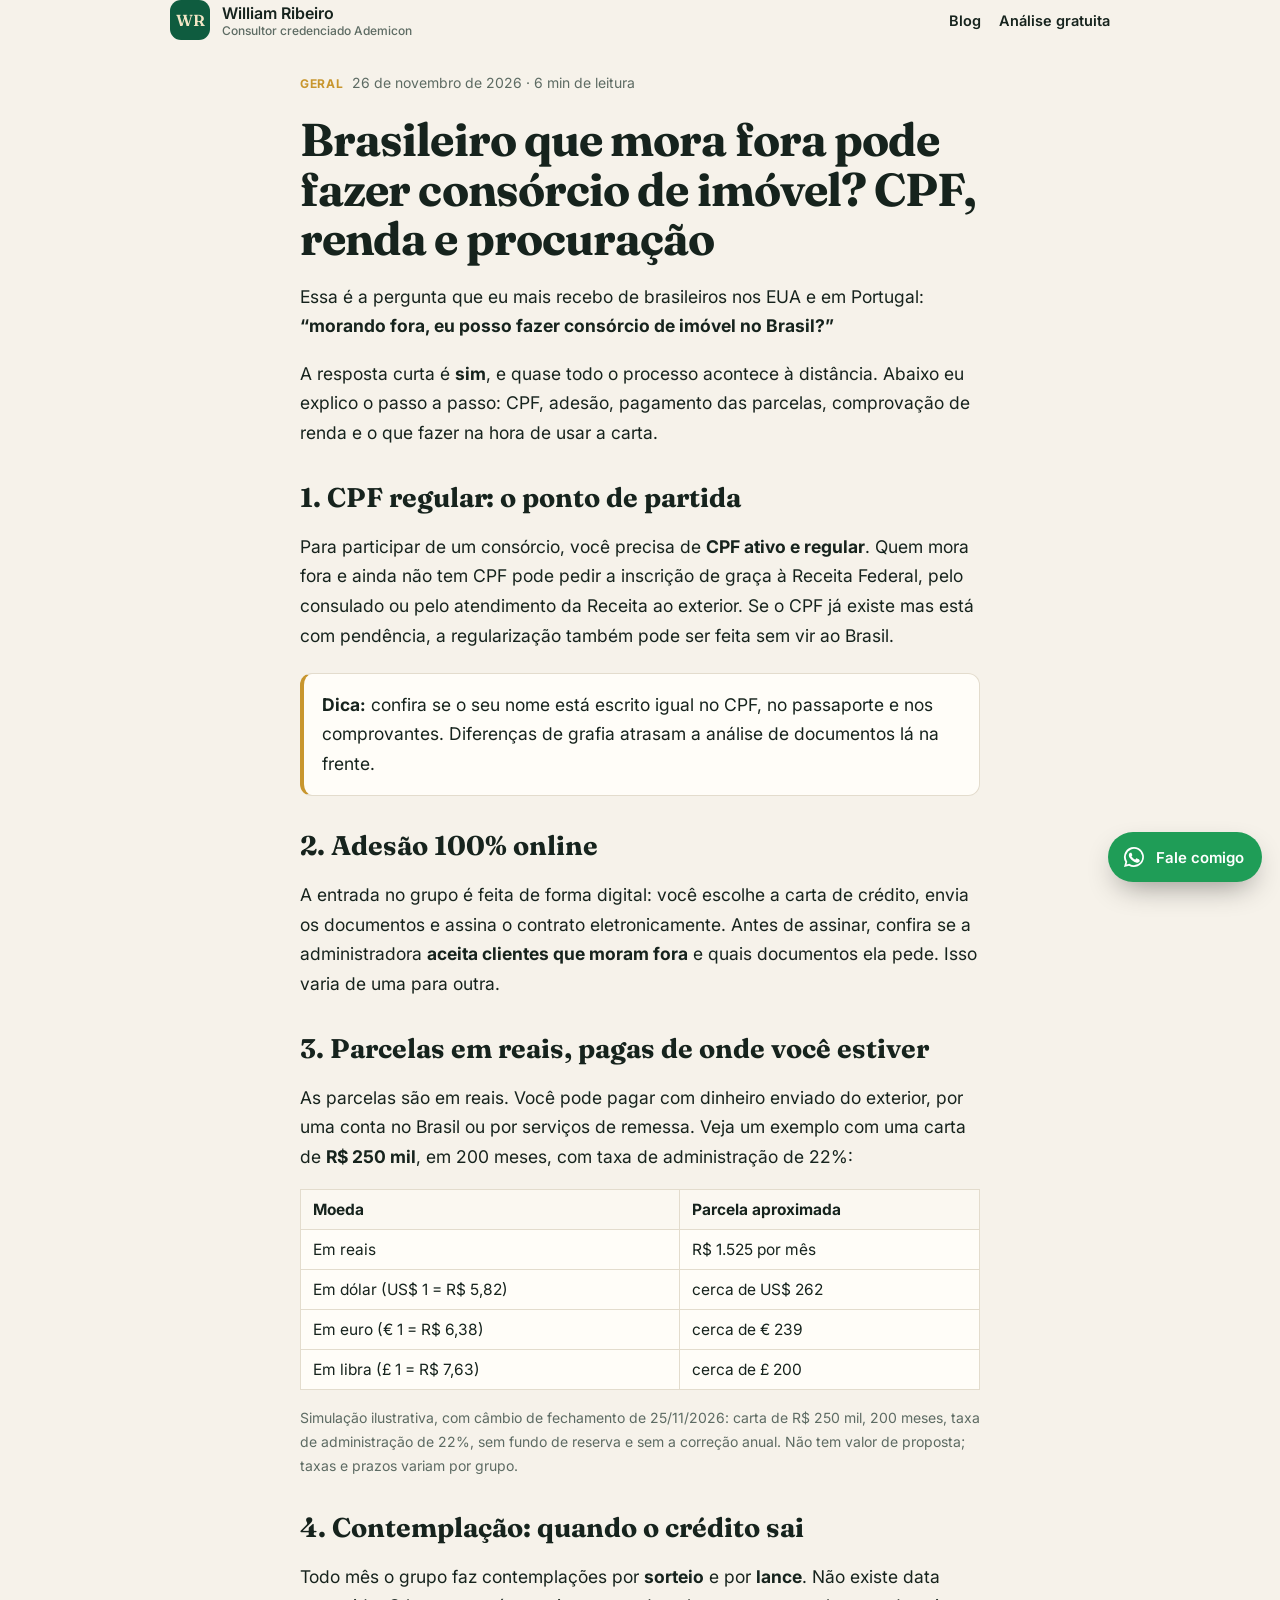
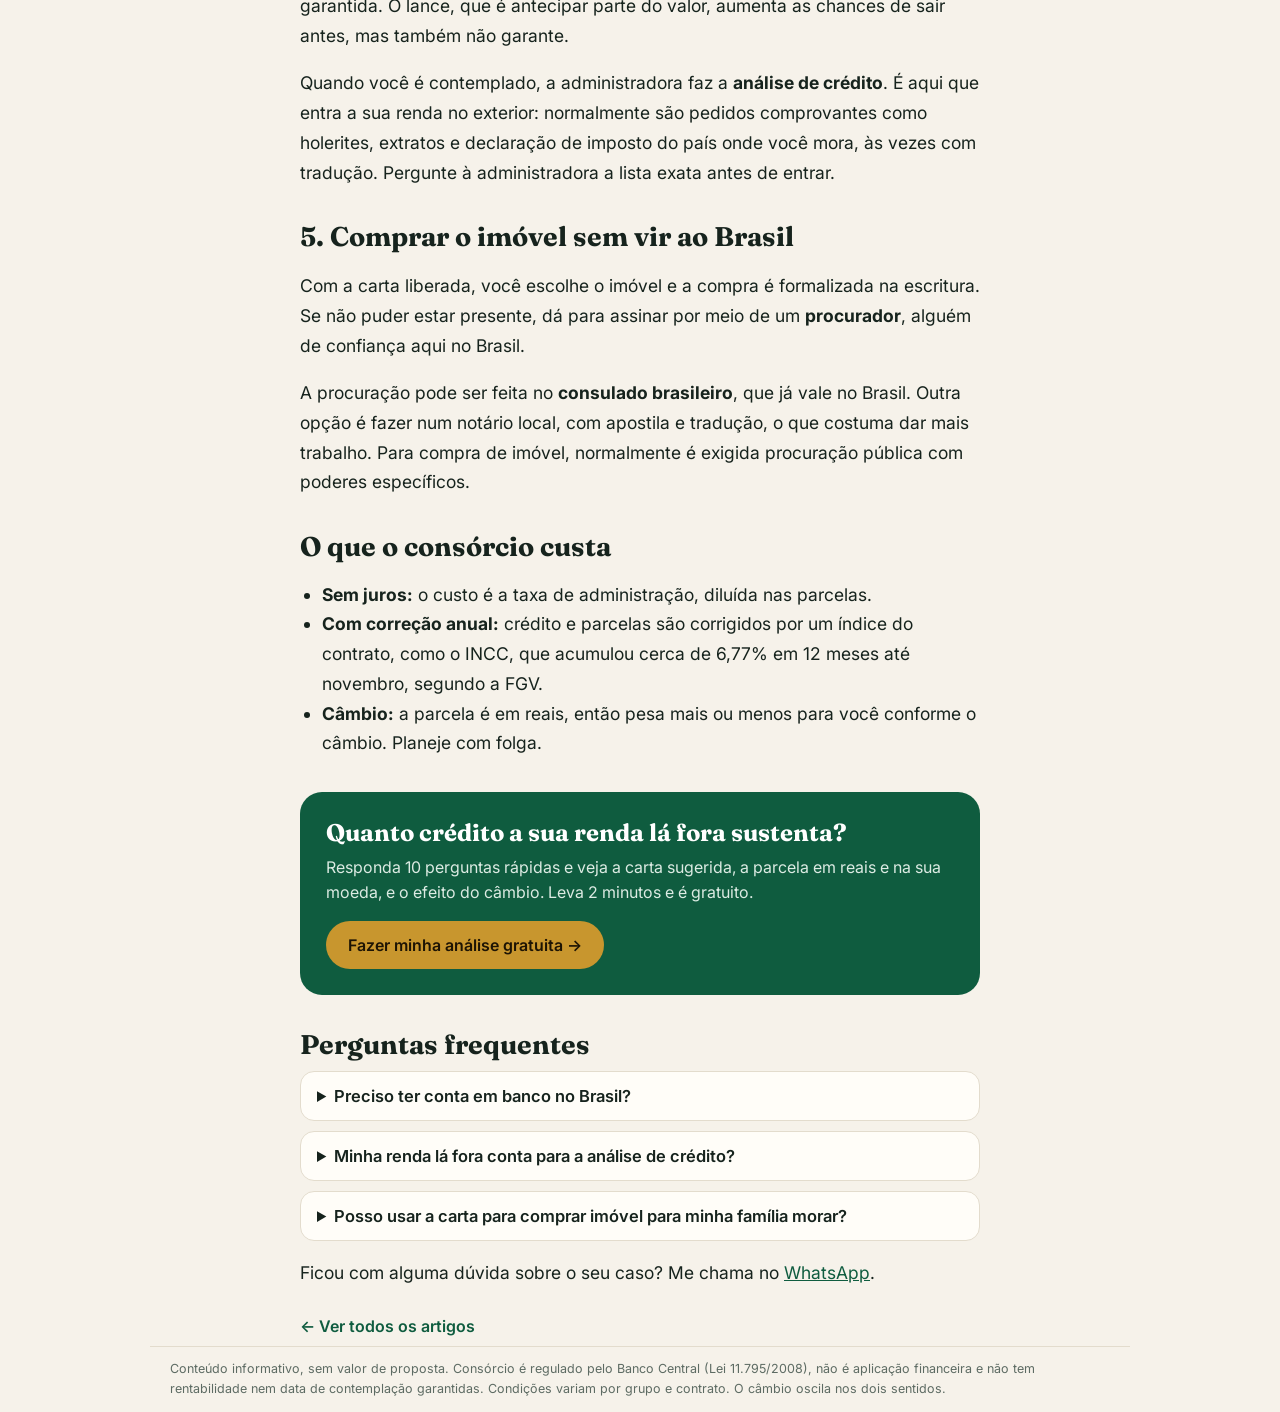
<file: blog/brasileiro-no-exterior-pode-fazer-consorcio-de-imovel.html>
<!DOCTYPE html>
<html lang="pt-BR">
<head>
<meta charset="UTF-8">
<meta name="viewport" content="width=device-width, initial-scale=1">
<title>Brasileiro que mora fora pode fazer consórcio de imóvel? CPF, renda e procuração</title>
<meta name="description" content="Mora nos EUA ou em Portugal? Veja se dá para fazer consórcio de imóvel no Brasil: CPF, comprovação de renda lá fora, procuração e como pagar.">
<link rel="canonical" href="https://williamconsorcios.netlify.app/blog/brasileiro-no-exterior-pode-fazer-consorcio-de-imovel.html">
<meta property="og:type" content="article">
<meta property="og:title" content="Brasileiro que mora fora pode fazer consórcio de imóvel? CPF, renda e procuração">
<meta property="og:description" content="O passo a passo para quem mora nos EUA ou na Europa: CPF, adesão online, parcelas em reais, renda e procuração.">
<meta name="theme-color" content="#0f5c3f">
<link rel="icon" href="data:image/svg+xml,%3Csvg xmlns='http://www.w3.org/2000/svg' viewBox='0 0 64 64'%3E%3Crect width='64' height='64' rx='16' fill='%230f5c3f'/%3E%3Ctext x='32' y='42' font-family='Georgia,serif' font-size='26' text-anchor='middle' fill='%23f3e6c6'%3EWR%3C/text%3E%3C/svg%3E">
<link rel="preconnect" href="https://fonts.googleapis.com">
<link rel="preconnect" href="https://fonts.gstatic.com" crossorigin>
<link href="https://fonts.googleapis.com/css2?family=Fraunces:opsz,wght@9..144,500;9..144,700&family=Inter:wght@400;500;600;700&display=swap" rel="stylesheet">
<link rel="stylesheet" href="/blog/blog.css">
<script type="application/ld+json">
{"@context": "https://schema.org", "@type": "Article", "headline": "Brasileiro que mora fora pode fazer consórcio de imóvel? CPF, renda e procuração", "datePublished": "2026-11-26", "inLanguage": "pt-BR", "author": {"@type": "Person", "name": "William Ribeiro"}}
</script>
</head>
<body>
<header class="wrap">
  <a class="brand" href="/"><div class="mark">WR</div><div>William Ribeiro<small>Consultor credenciado Ademicon</small></div></a>
  <nav class="nav"><a href="/blog/">Blog</a><a href="/#analise">Análise gratuita</a></nav>
</header>

<main class="wrap narrow">
<article>
  <div class="meta"><span class="tag">Geral</span><time datetime="2026-11-26">26 de novembro de 2026</time> · 6 min de leitura</div>
  <h1>Brasileiro que mora fora pode fazer consórcio de imóvel? CPF, renda e procuração</h1>

  <p>Essa é a pergunta que eu mais recebo de brasileiros nos EUA e em Portugal: <strong>“morando fora, eu posso fazer consórcio de imóvel no Brasil?”</strong></p>
  <p>A resposta curta é <strong>sim</strong>, e quase todo o processo acontece à distância. Abaixo eu explico o passo a passo: CPF, adesão, pagamento das parcelas, comprovação de renda e o que fazer na hora de usar a carta.</p>

  <h2>1. CPF regular: o ponto de partida</h2>
  <p>Para participar de um consórcio, você precisa de <strong>CPF ativo e regular</strong>. Quem mora fora e ainda não tem CPF pode pedir a inscrição de graça à Receita Federal, pelo consulado ou pelo atendimento da Receita ao exterior. Se o CPF já existe mas está com pendência, a regularização também pode ser feita sem vir ao Brasil.</p>
  <div class="box"><p><strong>Dica:</strong> confira se o seu nome está escrito igual no CPF, no passaporte e nos comprovantes. Diferenças de grafia atrasam a análise de documentos lá na frente.</p></div>

  <h2>2. Adesão 100% online</h2>
  <p>A entrada no grupo é feita de forma digital: você escolhe a carta de crédito, envia os documentos e assina o contrato eletronicamente. Antes de assinar, confira se a administradora <strong>aceita clientes que moram fora</strong> e quais documentos ela pede. Isso varia de uma para outra.</p>

  <h2>3. Parcelas em reais, pagas de onde você estiver</h2>
  <p>As parcelas são em reais. Você pode pagar com dinheiro enviado do exterior, por uma conta no Brasil ou por serviços de remessa. Veja um exemplo com uma carta de <strong>R$ 250 mil</strong>, em 200 meses, com taxa de administração de 22%:</p>
  <table>
    <tr><th>Moeda</th><th>Parcela aproximada</th></tr>
    <tr><td>Em reais</td><td>R$ 1.525 por mês</td></tr>
    <tr><td>Em dólar (US$ 1 = R$ 5,82)</td><td>cerca de US$ 262</td></tr>
    <tr><td>Em euro (€ 1 = R$ 6,38)</td><td>cerca de € 239</td></tr>
    <tr><td>Em libra (£ 1 = R$ 7,63)</td><td>cerca de £ 200</td></tr>
  </table>
  <p style="font-size:14px;color:var(--muted)">Simulação ilustrativa, com câmbio de fechamento de 25/11/2026: carta de R$ 250 mil, 200 meses, taxa de administração de 22%, sem fundo de reserva e sem a correção anual. Não tem valor de proposta; taxas e prazos variam por grupo.</p>

  <h2>4. Contemplação: quando o crédito sai</h2>
  <p>Todo mês o grupo faz contemplações por <strong>sorteio</strong> e por <strong>lance</strong>. Não existe data garantida. O lance, que é antecipar parte do valor, aumenta as chances de sair antes, mas também não garante.</p>
  <p>Quando você é contemplado, a administradora faz a <strong>análise de crédito</strong>. É aqui que entra a sua renda no exterior: normalmente são pedidos comprovantes como holerites, extratos e declaração de imposto do país onde você mora, às vezes com tradução. Pergunte à administradora a lista exata antes de entrar.</p>

  <h2>5. Comprar o imóvel sem vir ao Brasil</h2>
  <p>Com a carta liberada, você escolhe o imóvel e a compra é formalizada na escritura. Se não puder estar presente, dá para assinar por meio de um <strong>procurador</strong>, alguém de confiança aqui no Brasil.</p>
  <p>A procuração pode ser feita no <strong>consulado brasileiro</strong>, que já vale no Brasil. Outra opção é fazer num notário local, com apostila e tradução, o que costuma dar mais trabalho. Para compra de imóvel, normalmente é exigida procuração pública com poderes específicos.</p>

  <h2>O que o consórcio custa</h2>
  <ul>
    <li><strong>Sem juros:</strong> o custo é a taxa de administração, diluída nas parcelas.</li>
    <li><strong>Com correção anual:</strong> crédito e parcelas são corrigidos por um índice do contrato, como o INCC, que acumulou cerca de 6,77% em 12 meses até novembro, segundo a FGV.</li>
    <li><strong>Câmbio:</strong> a parcela é em reais, então pesa mais ou menos para você conforme o câmbio. Planeje com folga.</li>
  </ul>

  <div class="ctabox">
    <h3>Quanto crédito a sua renda lá fora sustenta?</h3>
    <p>Responda 10 perguntas rápidas e veja a carta sugerida, a parcela em reais e na sua moeda, e o efeito do câmbio. Leva 2 minutos e é gratuito.</p>
    <a class="btn" href="/#analise">Fazer minha análise gratuita →</a>
  </div>

  <h2>Perguntas frequentes</h2>
  <details><summary>Preciso ter conta em banco no Brasil?</summary><p>Ajuda, mas nem sempre é obrigatório. Muitas pessoas pagam por serviços de remessa. Confirme com a administradora as formas de pagamento aceitas.</p></details>
  <details><summary>Minha renda lá fora conta para a análise de crédito?</summary><p>Em geral, sim, com os comprovantes do país onde você mora. Cada administradora tem suas exigências; o consultor te diz quais documentos separar.</p></details>
  <details><summary>Posso usar a carta para comprar imóvel para minha família morar?</summary><p>Sim. O imóvel fica no seu nome, e a família pode morar nele. Você também pode usar a carta para imóvel de aluguel, terreno ou construção, conforme o regulamento do grupo.</p></details>

  <p>Ficou com alguma dúvida sobre o seu caso? Me chama no <a class="js-wa" href="#">WhatsApp</a>.</p>

  <a class="back" href="/blog/">← Ver todos os artigos</a>
</article>
</main>

<footer class="wrap">
  <p>Conteúdo informativo, sem valor de proposta. Consórcio é regulado pelo Banco Central (Lei 11.795/2008), não é aplicação financeira e não tem rentabilidade nem data de contemplação garantidas. Condições variam por grupo e contrato. O câmbio oscila nos dois sentidos.</p>
</footer>
<script src="/blog/site.js"></script>
</body>
</html>
</file>
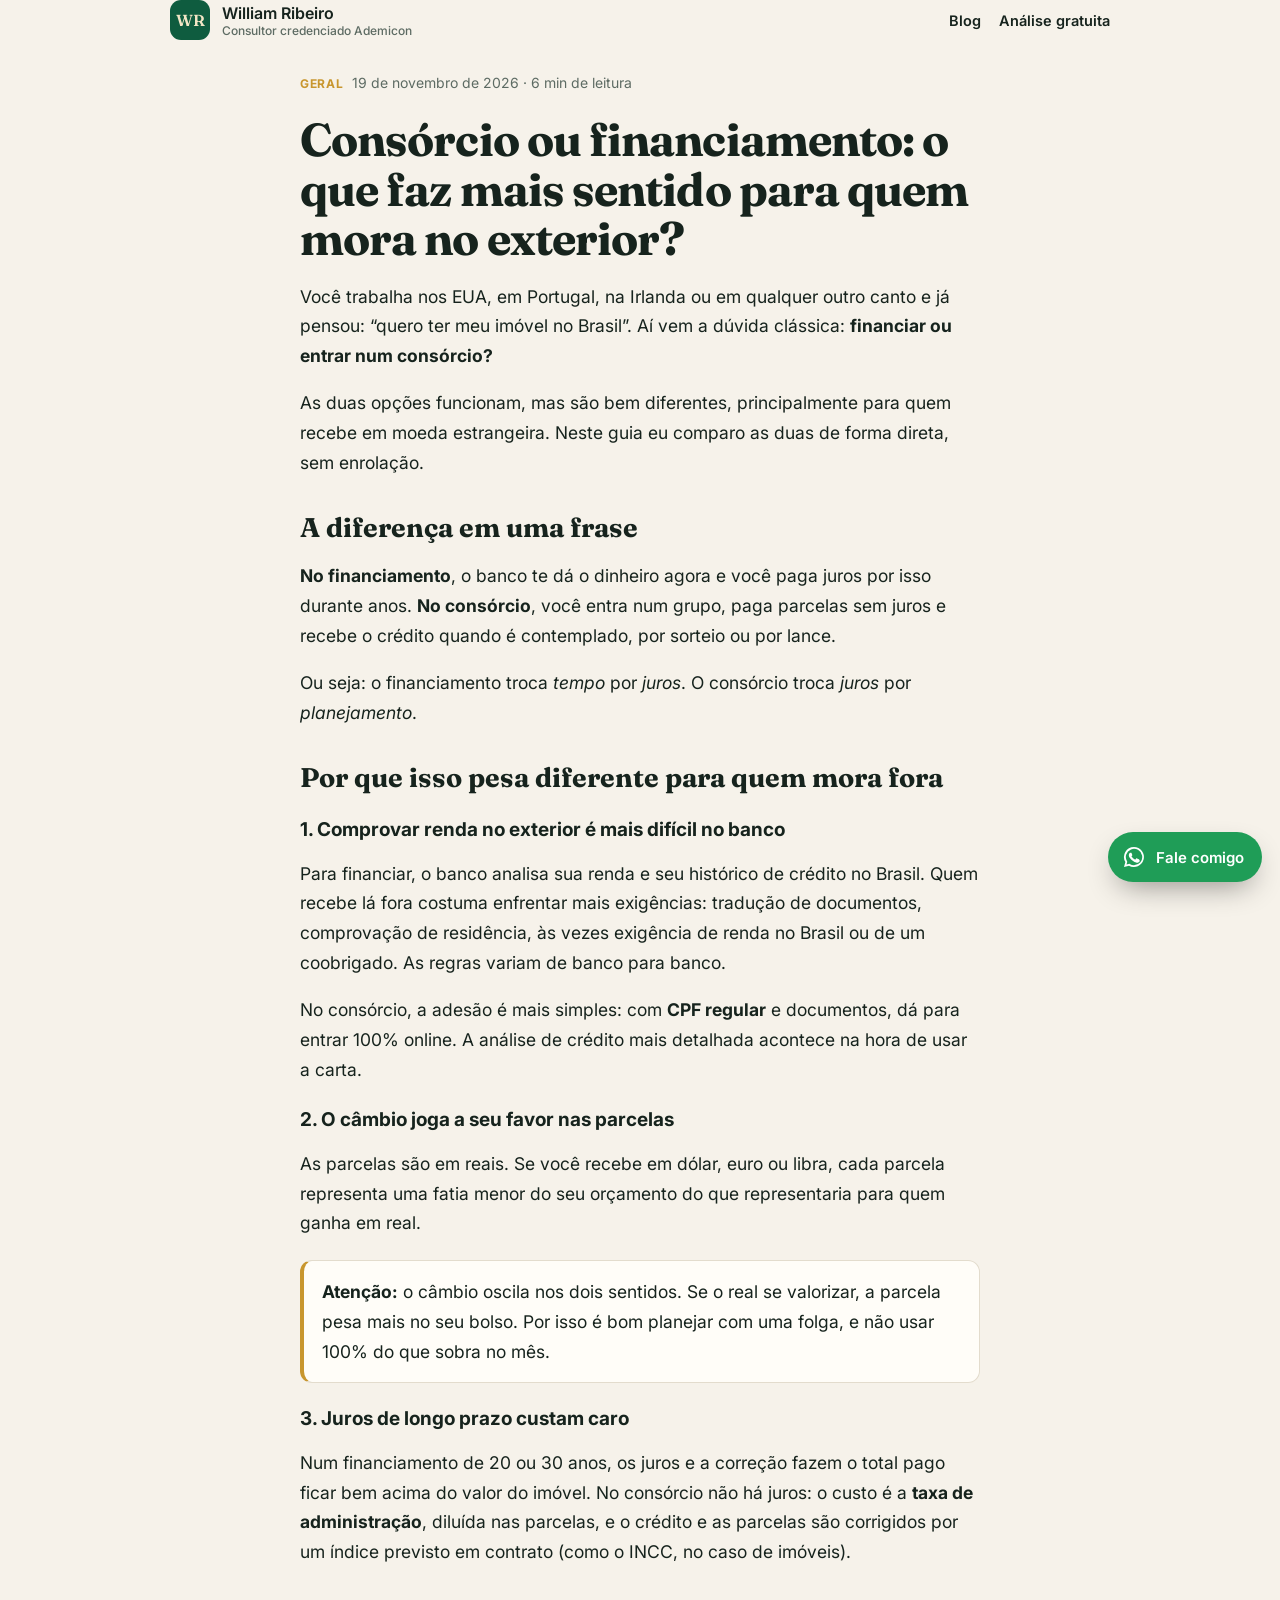
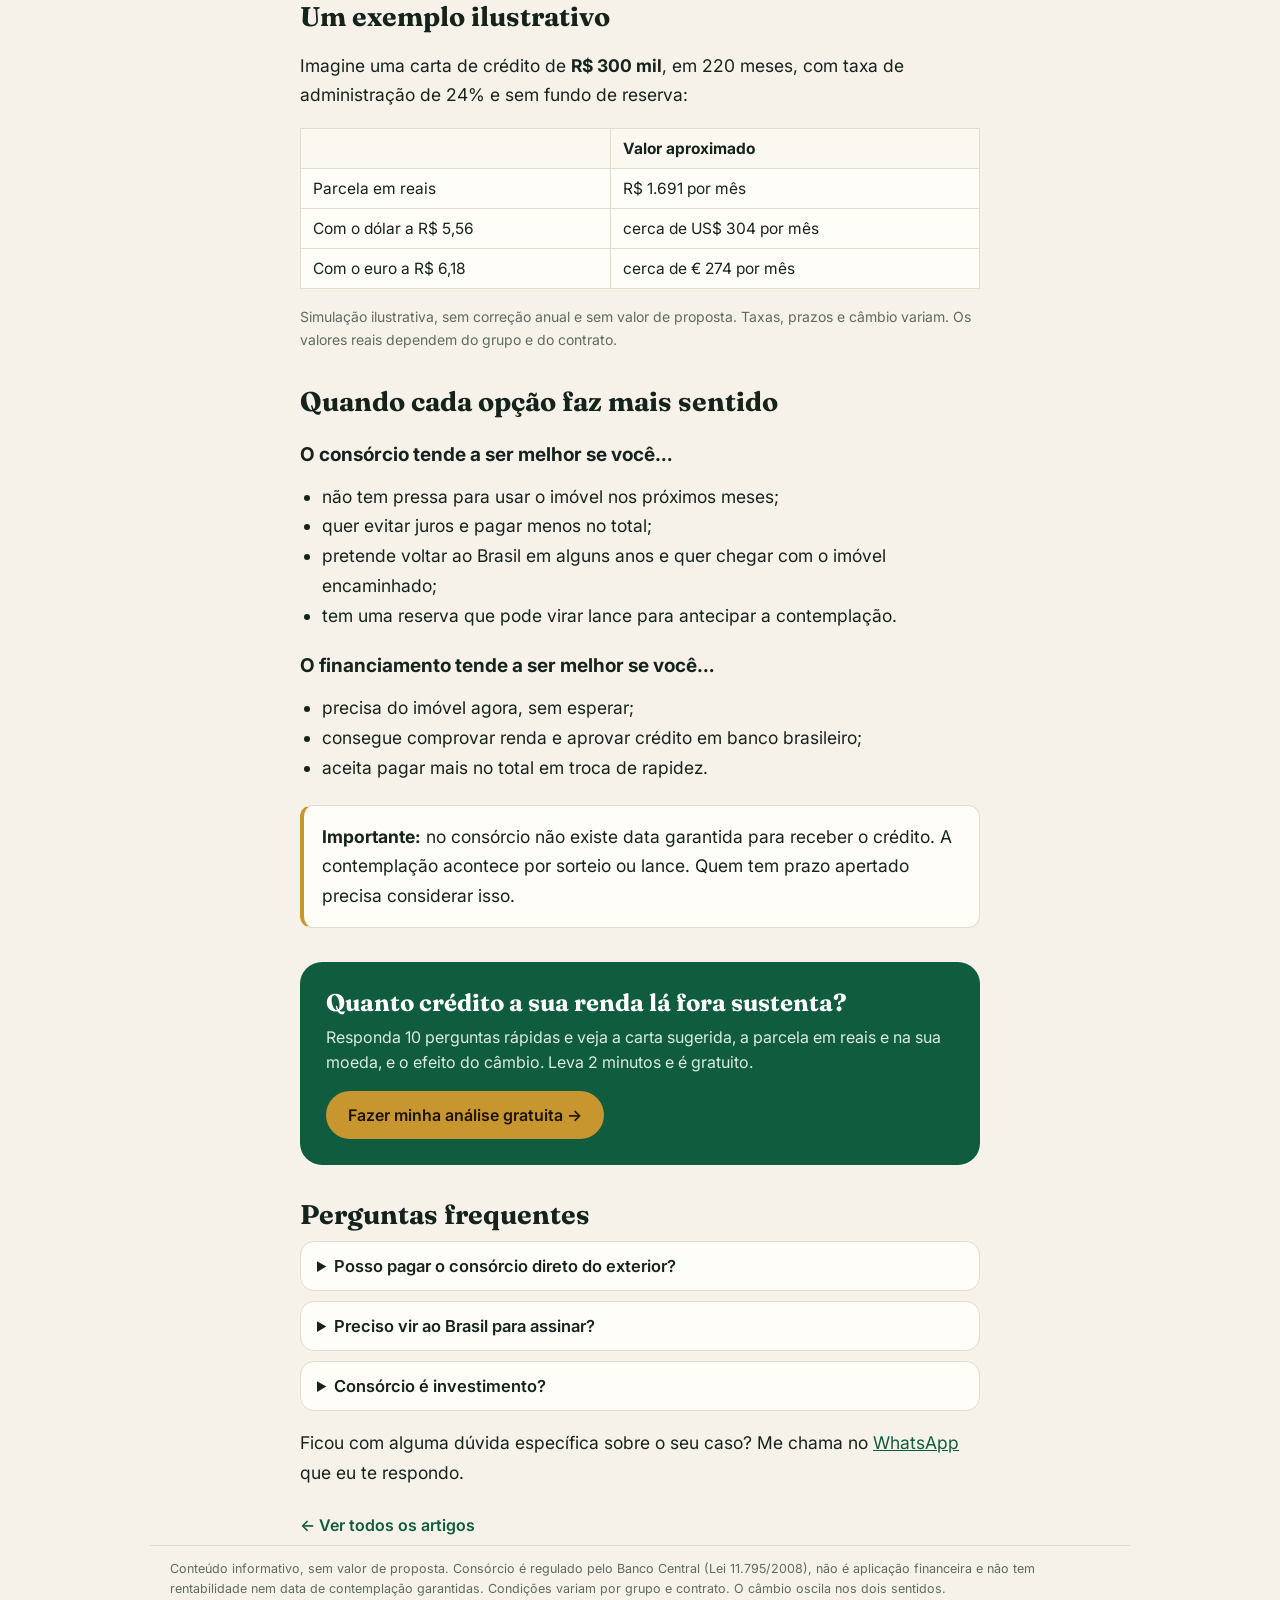
<file: blog/consorcio-ou-financiamento-morando-no-exterior.html>
<!DOCTYPE html>
<html lang="pt-BR">
<head>
<meta charset="UTF-8">
<meta name="viewport" content="width=device-width, initial-scale=1">
<title>Consórcio ou financiamento morando no exterior? Comparativo direto</title>
<meta name="description" content="Mora nos EUA ou na Europa e quer um imóvel no Brasil? Compare consórcio e financiamento: juros, câmbio, comprovação de renda e prazo.">
<link rel="canonical" href="https://williamconsorcios.netlify.app/blog/consorcio-ou-financiamento-morando-no-exterior.html">
<meta property="og:type" content="article">
<meta property="og:title" content="Consórcio ou financiamento: o que faz mais sentido para quem mora no exterior?">
<meta property="og:description" content="Juros, câmbio, renda lá fora e prazo: um comparativo para brasileiros nos EUA e na Europa.">
<meta name="theme-color" content="#0f5c3f">
<link rel="icon" href="data:image/svg+xml,%3Csvg xmlns='http://www.w3.org/2000/svg' viewBox='0 0 64 64'%3E%3Crect width='64' height='64' rx='16' fill='%230f5c3f'/%3E%3Ctext x='32' y='42' font-family='Georgia,serif' font-size='26' text-anchor='middle' fill='%23f3e6c6'%3EWR%3C/text%3E%3C/svg%3E">
<link rel="preconnect" href="https://fonts.googleapis.com">
<link rel="preconnect" href="https://fonts.gstatic.com" crossorigin>
<link href="https://fonts.googleapis.com/css2?family=Fraunces:opsz,wght@9..144,500;9..144,700&family=Inter:wght@400;500;600;700&display=swap" rel="stylesheet">
<link rel="stylesheet" href="/blog/blog.css">
<script type="application/ld+json">
{"@context":"https://schema.org","@type":"Article","headline":"Consórcio ou financiamento: o que faz mais sentido para quem mora no exterior?","datePublished":"2026-11-19","inLanguage":"pt-BR","author":{"@type":"Person","name":"William Ribeiro"}}
</script>
</head>
<body>
<header class="wrap">
  <a class="brand" href="/"><div class="mark">WR</div><div>William Ribeiro<small>Consultor credenciado Ademicon</small></div></a>
  <nav class="nav"><a href="/blog/">Blog</a><a href="/#analise">Análise gratuita</a></nav>
</header>

<main class="wrap narrow">
<article>
  <div class="meta"><span class="tag">Geral</span><time datetime="2026-11-19">19 de novembro de 2026</time> · 6 min de leitura</div>
  <h1>Consórcio ou financiamento: o que faz mais sentido para quem mora no exterior?</h1>

  <p>Você trabalha nos EUA, em Portugal, na Irlanda ou em qualquer outro canto e já pensou: “quero ter meu imóvel no Brasil”. Aí vem a dúvida clássica: <strong>financiar ou entrar num consórcio?</strong></p>
  <p>As duas opções funcionam, mas são bem diferentes, principalmente para quem recebe em moeda estrangeira. Neste guia eu comparo as duas de forma direta, sem enrolação.</p>

  <h2>A diferença em uma frase</h2>
  <p><strong>No financiamento</strong>, o banco te dá o dinheiro agora e você paga juros por isso durante anos. <strong>No consórcio</strong>, você entra num grupo, paga parcelas sem juros e recebe o crédito quando é contemplado, por sorteio ou por lance.</p>
  <p>Ou seja: o financiamento troca <em>tempo</em> por <em>juros</em>. O consórcio troca <em>juros</em> por <em>planejamento</em>.</p>

  <h2>Por que isso pesa diferente para quem mora fora</h2>

  <h3>1. Comprovar renda no exterior é mais difícil no banco</h3>
  <p>Para financiar, o banco analisa sua renda e seu histórico de crédito no Brasil. Quem recebe lá fora costuma enfrentar mais exigências: tradução de documentos, comprovação de residência, às vezes exigência de renda no Brasil ou de um coobrigado. As regras variam de banco para banco.</p>
  <p>No consórcio, a adesão é mais simples: com <strong>CPF regular</strong> e documentos, dá para entrar 100% online. A análise de crédito mais detalhada acontece na hora de usar a carta.</p>

  <h3>2. O câmbio joga a seu favor nas parcelas</h3>
  <p>As parcelas são em reais. Se você recebe em dólar, euro ou libra, cada parcela representa uma fatia menor do seu orçamento do que representaria para quem ganha em real.</p>
  <div class="box"><p><strong>Atenção:</strong> o câmbio oscila nos dois sentidos. Se o real se valorizar, a parcela pesa mais no seu bolso. Por isso é bom planejar com uma folga, e não usar 100% do que sobra no mês.</p></div>

  <h3>3. Juros de longo prazo custam caro</h3>
  <p>Num financiamento de 20 ou 30 anos, os juros e a correção fazem o total pago ficar bem acima do valor do imóvel. No consórcio não há juros: o custo é a <strong>taxa de administração</strong>, diluída nas parcelas, e o crédito e as parcelas são corrigidos por um índice previsto em contrato (como o INCC, no caso de imóveis).</p>

  <h2>Um exemplo ilustrativo</h2>
  <p>Imagine uma carta de crédito de <strong>R$ 300 mil</strong>, em 220 meses, com taxa de administração de 24% e sem fundo de reserva:</p>
  <table>
    <tr><th></th><th>Valor aproximado</th></tr>
    <tr><td>Parcela em reais</td><td>R$ 1.691 por mês</td></tr>
    <tr><td>Com o dólar a R$ 5,56</td><td>cerca de US$ 304 por mês</td></tr>
    <tr><td>Com o euro a R$ 6,18</td><td>cerca de € 274 por mês</td></tr>
  </table>
  <p style="font-size:14px;color:var(--muted)">Simulação ilustrativa, sem correção anual e sem valor de proposta. Taxas, prazos e câmbio variam. Os valores reais dependem do grupo e do contrato.</p>

  <h2>Quando cada opção faz mais sentido</h2>
  <h3>O consórcio tende a ser melhor se você…</h3>
  <ul>
    <li>não tem pressa para usar o imóvel nos próximos meses;</li>
    <li>quer evitar juros e pagar menos no total;</li>
    <li>pretende voltar ao Brasil em alguns anos e quer chegar com o imóvel encaminhado;</li>
    <li>tem uma reserva que pode virar lance para antecipar a contemplação.</li>
  </ul>
  <h3>O financiamento tende a ser melhor se você…</h3>
  <ul>
    <li>precisa do imóvel agora, sem esperar;</li>
    <li>consegue comprovar renda e aprovar crédito em banco brasileiro;</li>
    <li>aceita pagar mais no total em troca de rapidez.</li>
  </ul>

  <div class="box"><p><strong>Importante:</strong> no consórcio não existe data garantida para receber o crédito. A contemplação acontece por sorteio ou lance. Quem tem prazo apertado precisa considerar isso.</p></div>

  <div class="ctabox">
    <h3>Quanto crédito a sua renda lá fora sustenta?</h3>
    <p>Responda 10 perguntas rápidas e veja a carta sugerida, a parcela em reais e na sua moeda, e o efeito do câmbio. Leva 2 minutos e é gratuito.</p>
    <a class="btn" href="/#analise">Fazer minha análise gratuita →</a>
  </div>

  <h2>Perguntas frequentes</h2>
  <details><summary>Posso pagar o consórcio direto do exterior?</summary><p>Sim. As parcelas são em reais, e você pode pagar a partir do exterior, por exemplo por uma conta no Brasil ou por serviços de remessa. O consultor te orienta na melhor forma para o seu caso.</p></details>
  <details><summary>Preciso vir ao Brasil para assinar?</summary><p>Não para aderir: a adesão é digital. Na hora de usar o crédito para comprar o imóvel, a escritura pode ser feita por procuração.</p></details>
  <details><summary>Consórcio é investimento?</summary><p>Não. Consórcio não é aplicação financeira e não tem rentabilidade garantida. Ele é uma forma planejada de comprar um bem sem juros. O patrimônio vem do imóvel que você compra com a carta.</p></details>

  <p>Ficou com alguma dúvida específica sobre o seu caso? Me chama no <a class="js-wa" href="#">WhatsApp</a> que eu te respondo.</p>
  <a class="back" href="/blog/">← Ver todos os artigos</a>
</article>
</main>

<footer class="wrap">
  <p>Conteúdo informativo, sem valor de proposta. Consórcio é regulado pelo Banco Central (Lei 11.795/2008), não é aplicação financeira e não tem rentabilidade nem data de contemplação garantidas. Condições variam por grupo e contrato. O câmbio oscila nos dois sentidos.</p>
</footer>
<script src="/blog/site.js"></script>
</body>
</html>
</file>
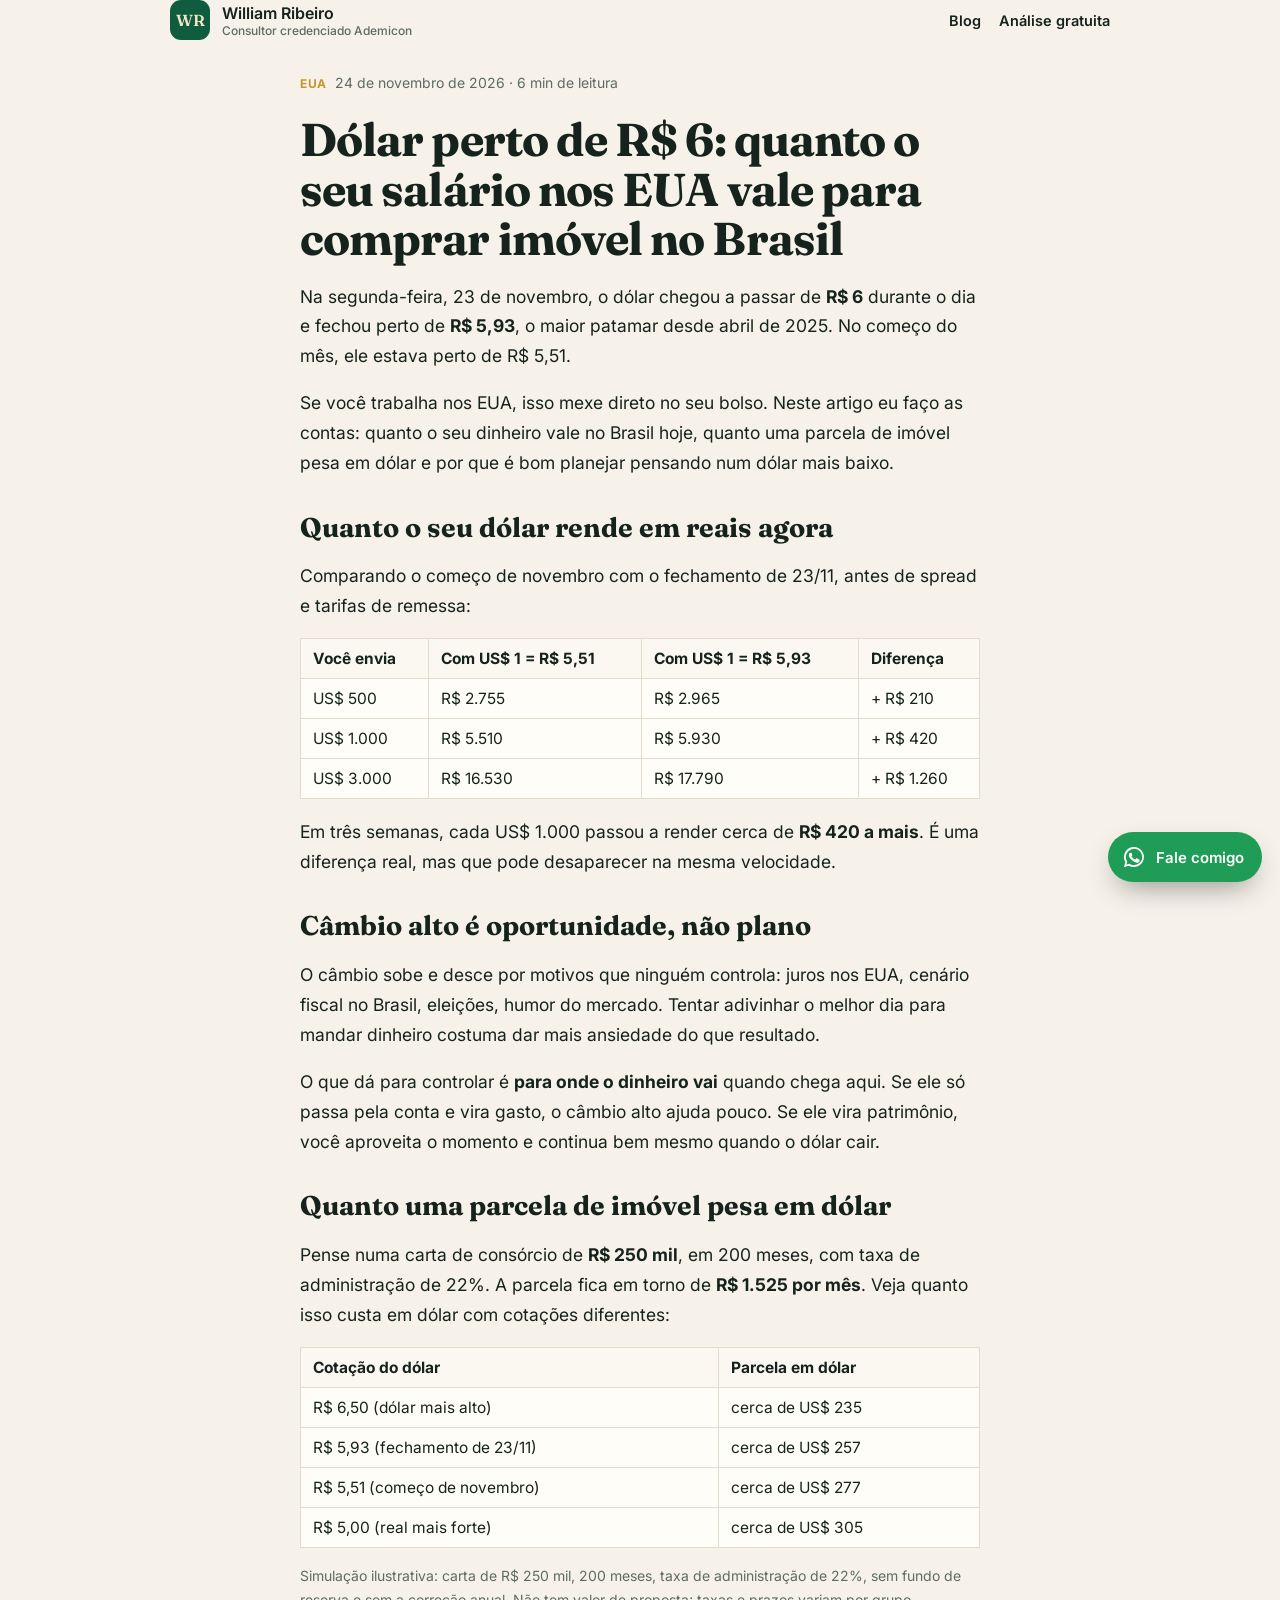
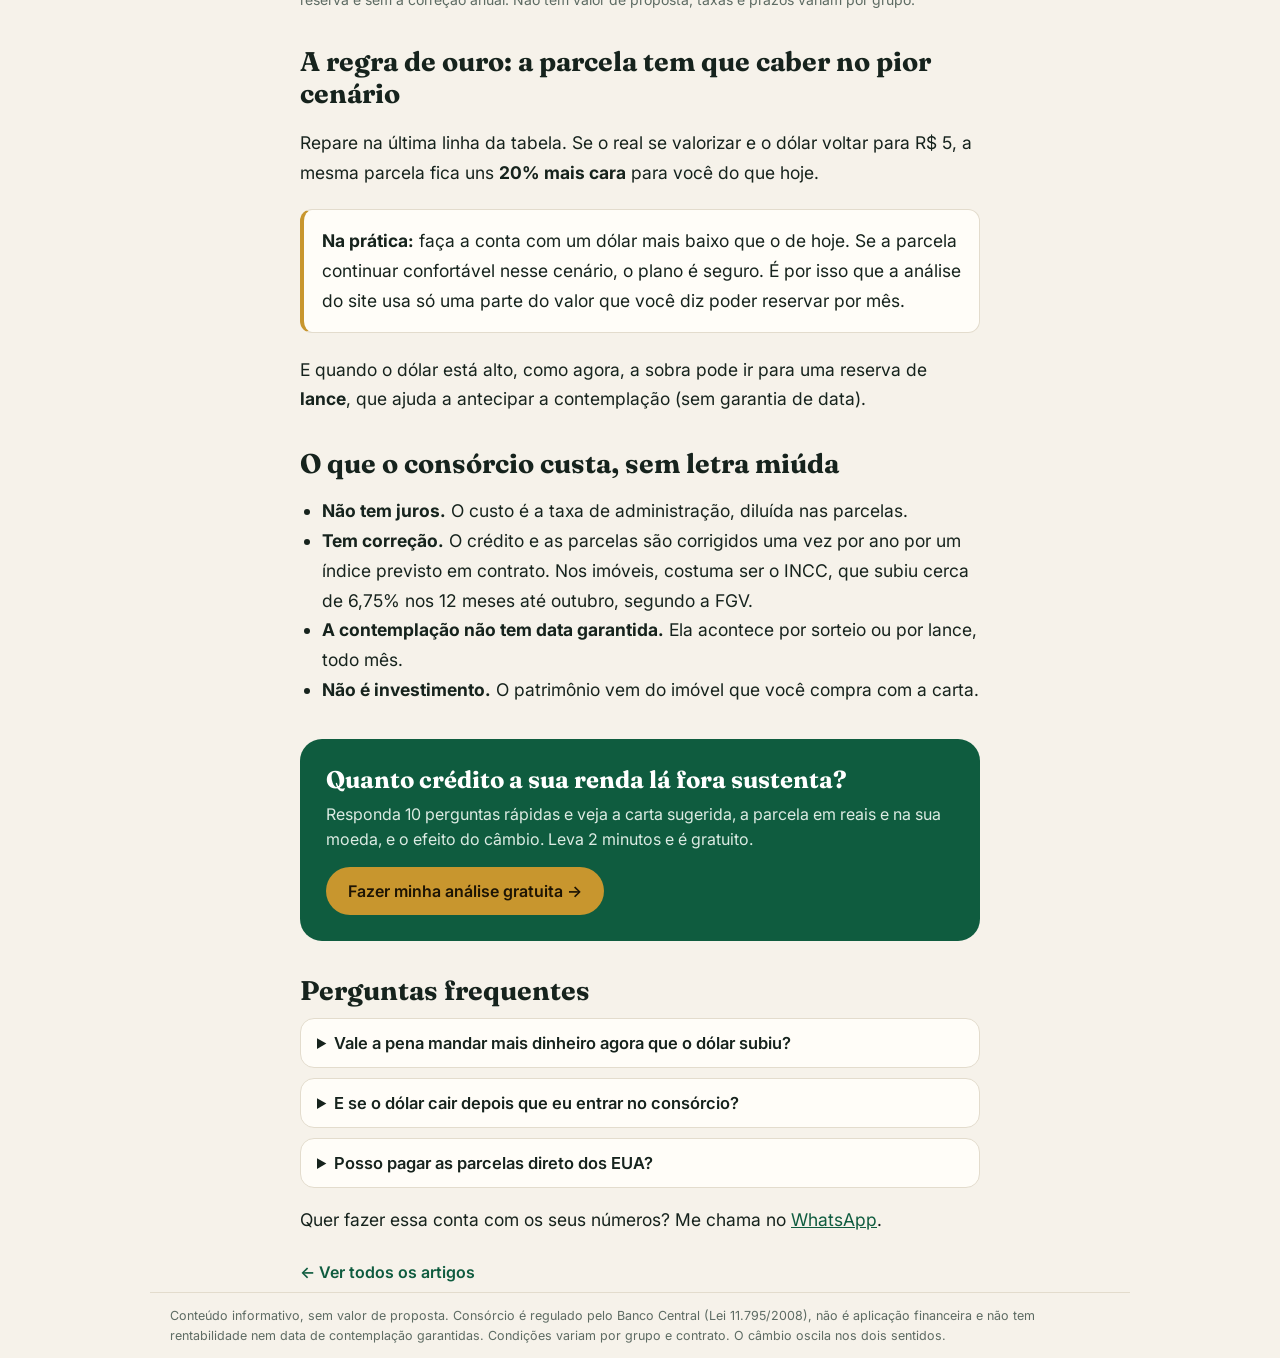
<file: blog/dolar-alto-comprar-imovel-no-brasil-morando-nos-eua.html>
<!DOCTYPE html>
<html lang="pt-BR">
<head>
<meta charset="UTF-8">
<meta name="viewport" content="width=device-width, initial-scale=1">
<title>Dólar perto de R$ 6: quanto seu salário nos EUA vale para comprar imóvel no Brasil</title>
<meta name="description" content="O dólar encostou em R$ 6. Veja quanto o seu dinheiro dos EUA rende em reais, quanto uma parcela de imóvel pesa em dólar e como planejar sem depender do câmbio.">
<link rel="canonical" href="https://williamconsorcios.netlify.app/blog/dolar-alto-comprar-imovel-no-brasil-morando-nos-eua.html">
<meta property="og:type" content="article">
<meta property="og:title" content="Dólar perto de R$ 6: quanto o seu salário nos EUA vale para comprar imóvel no Brasil">
<meta property="og:description" content="As contas para quem mora nos EUA: quanto o dólar rende em reais e quanto uma parcela de imóvel pesa em dólar.">
<meta name="theme-color" content="#0f5c3f">
<link rel="icon" href="data:image/svg+xml,%3Csvg xmlns='http://www.w3.org/2000/svg' viewBox='0 0 64 64'%3E%3Crect width='64' height='64' rx='16' fill='%230f5c3f'/%3E%3Ctext x='32' y='42' font-family='Georgia,serif' font-size='26' text-anchor='middle' fill='%23f3e6c6'%3EWR%3C/text%3E%3C/svg%3E">
<link rel="preconnect" href="https://fonts.googleapis.com">
<link rel="preconnect" href="https://fonts.gstatic.com" crossorigin>
<link href="https://fonts.googleapis.com/css2?family=Fraunces:opsz,wght@9..144,500;9..144,700&family=Inter:wght@400;500;600;700&display=swap" rel="stylesheet">
<link rel="stylesheet" href="/blog/blog.css">
<script type="application/ld+json">
{"@context": "https://schema.org", "@type": "Article", "headline": "Dólar perto de R$ 6: quanto o seu salário nos EUA vale para comprar imóvel no Brasil", "datePublished": "2026-11-24", "inLanguage": "pt-BR", "author": {"@type": "Person", "name": "William Ribeiro"}}
</script>
</head>
<body>
<header class="wrap">
  <a class="brand" href="/"><div class="mark">WR</div><div>William Ribeiro<small>Consultor credenciado Ademicon</small></div></a>
  <nav class="nav"><a href="/blog/">Blog</a><a href="/#analise">Análise gratuita</a></nav>
</header>

<main class="wrap narrow">
<article>
  <div class="meta"><span class="tag">EUA</span><time datetime="2026-11-24">24 de novembro de 2026</time> · 6 min de leitura</div>
  <h1>Dólar perto de R$ 6: quanto o seu salário nos EUA vale para comprar imóvel no Brasil</h1>

  <p>Na segunda-feira, 23 de novembro, o dólar chegou a passar de <strong>R$ 6</strong> durante o dia e fechou perto de <strong>R$ 5,93</strong>, o maior patamar desde abril de 2025. No começo do mês, ele estava perto de R$ 5,51.</p>
  <p>Se você trabalha nos EUA, isso mexe direto no seu bolso. Neste artigo eu faço as contas: quanto o seu dinheiro vale no Brasil hoje, quanto uma parcela de imóvel pesa em dólar e por que é bom planejar pensando num dólar mais baixo.</p>

  <h2>Quanto o seu dólar rende em reais agora</h2>
  <p>Comparando o começo de novembro com o fechamento de 23/11, antes de spread e tarifas de remessa:</p>
  <table>
    <tr><th>Você envia</th><th>Com US$ 1 = R$ 5,51</th><th>Com US$ 1 = R$ 5,93</th><th>Diferença</th></tr>
    <tr><td>US$ 500</td><td>R$ 2.755</td><td>R$ 2.965</td><td>+ R$ 210</td></tr>
    <tr><td>US$ 1.000</td><td>R$ 5.510</td><td>R$ 5.930</td><td>+ R$ 420</td></tr>
    <tr><td>US$ 3.000</td><td>R$ 16.530</td><td>R$ 17.790</td><td>+ R$ 1.260</td></tr>
  </table>
  <p>Em três semanas, cada US$ 1.000 passou a render cerca de <strong>R$ 420 a mais</strong>. É uma diferença real, mas que pode desaparecer na mesma velocidade.</p>

  <h2>Câmbio alto é oportunidade, não plano</h2>
  <p>O câmbio sobe e desce por motivos que ninguém controla: juros nos EUA, cenário fiscal no Brasil, eleições, humor do mercado. Tentar adivinhar o melhor dia para mandar dinheiro costuma dar mais ansiedade do que resultado.</p>
  <p>O que dá para controlar é <strong>para onde o dinheiro vai</strong> quando chega aqui. Se ele só passa pela conta e vira gasto, o câmbio alto ajuda pouco. Se ele vira patrimônio, você aproveita o momento e continua bem mesmo quando o dólar cair.</p>

  <h2>Quanto uma parcela de imóvel pesa em dólar</h2>
  <p>Pense numa carta de consórcio de <strong>R$ 250 mil</strong>, em 200 meses, com taxa de administração de 22%. A parcela fica em torno de <strong>R$ 1.525 por mês</strong>. Veja quanto isso custa em dólar com cotações diferentes:</p>
  <table>
    <tr><th>Cotação do dólar</th><th>Parcela em dólar</th></tr>
    <tr><td>R$ 6,50 (dólar mais alto)</td><td>cerca de US$ 235</td></tr>
    <tr><td>R$ 5,93 (fechamento de 23/11)</td><td>cerca de US$ 257</td></tr>
    <tr><td>R$ 5,51 (começo de novembro)</td><td>cerca de US$ 277</td></tr>
    <tr><td>R$ 5,00 (real mais forte)</td><td>cerca de US$ 305</td></tr>
  </table>
  <p style="font-size:14px;color:var(--muted)">Simulação ilustrativa: carta de R$ 250 mil, 200 meses, taxa de administração de 22%, sem fundo de reserva e sem a correção anual. Não tem valor de proposta; taxas e prazos variam por grupo.</p>

  <h2>A regra de ouro: a parcela tem que caber no pior cenário</h2>
  <p>Repare na última linha da tabela. Se o real se valorizar e o dólar voltar para R$ 5, a mesma parcela fica uns <strong>20% mais cara</strong> para você do que hoje.</p>
  <div class="box"><p><strong>Na prática:</strong> faça a conta com um dólar mais baixo que o de hoje. Se a parcela continuar confortável nesse cenário, o plano é seguro. É por isso que a análise do site usa só uma parte do valor que você diz poder reservar por mês.</p></div>
  <p>E quando o dólar está alto, como agora, a sobra pode ir para uma reserva de <strong>lance</strong>, que ajuda a antecipar a contemplação (sem garantia de data).</p>

  <h2>O que o consórcio custa, sem letra miúda</h2>
  <ul>
    <li><strong>Não tem juros.</strong> O custo é a taxa de administração, diluída nas parcelas.</li>
    <li><strong>Tem correção.</strong> O crédito e as parcelas são corrigidos uma vez por ano por um índice previsto em contrato. Nos imóveis, costuma ser o INCC, que subiu cerca de 6,75% nos 12 meses até outubro, segundo a FGV.</li>
    <li><strong>A contemplação não tem data garantida.</strong> Ela acontece por sorteio ou por lance, todo mês.</li>
    <li><strong>Não é investimento.</strong> O patrimônio vem do imóvel que você compra com a carta.</li>
  </ul>

  <div class="ctabox">
    <h3>Quanto crédito a sua renda lá fora sustenta?</h3>
    <p>Responda 10 perguntas rápidas e veja a carta sugerida, a parcela em reais e na sua moeda, e o efeito do câmbio. Leva 2 minutos e é gratuito.</p>
    <a class="btn" href="/#analise">Fazer minha análise gratuita →</a>
  </div>

  <h2>Perguntas frequentes</h2>
  <details><summary>Vale a pena mandar mais dinheiro agora que o dólar subiu?</summary><p>Ninguém sabe para onde o câmbio vai. Em vez de tentar acertar o dia, vale ter um plano fixo e usar os meses de dólar alto para reforçar uma reserva ou um lance.</p></details>
  <details><summary>E se o dólar cair depois que eu entrar no consórcio?</summary><p>A parcela, que é em reais, fica mais cara em dólar. Por isso a parcela precisa caber no orçamento mesmo com um dólar mais baixo que o de hoje.</p></details>
  <details><summary>Posso pagar as parcelas direto dos EUA?</summary><p>Sim. As parcelas são em reais e podem ser pagas com dinheiro enviado do exterior, por exemplo por uma conta no Brasil ou por serviços de remessa. O consultor te orienta na melhor forma para o seu caso.</p></details>

  <p>Quer fazer essa conta com os seus números? Me chama no <a class="js-wa" href="#">WhatsApp</a>.</p>

  <a class="back" href="/blog/">← Ver todos os artigos</a>
</article>
</main>

<footer class="wrap">
  <p>Conteúdo informativo, sem valor de proposta. Consórcio é regulado pelo Banco Central (Lei 11.795/2008), não é aplicação financeira e não tem rentabilidade nem data de contemplação garantidas. Condições variam por grupo e contrato. O câmbio oscila nos dois sentidos.</p>
</footer>
<script src="/blog/site.js"></script>
</body>
</html>
</file>
<file: blog/blog.css>
:root{
  --paper:#f6f2ea; --card:#fffdf8; --ink:#16231d; --muted:#5d6b63; --line:#e3dccd;
  --green:#0f5c3f; --green-2:#167a54; --gold:#c8962e; --gold-soft:#f3e6c6; --r:18px;
}
*{box-sizing:border-box}
html,body{margin:0;background:var(--paper);color:var(--ink);font-family:Inter,system-ui,sans-serif;-webkit-font-smoothing:antialiased}
a{color:var(--green)}
.wrap{max-width:980px;margin:0 auto;padding:0 20px}
.narrow{max-width:720px}
header{padding:22px 0 0;display:flex;align-items:center;justify-content:space-between;gap:16px}
.brand{display:flex;align-items:center;gap:12px;font-weight:600;text-decoration:none;color:var(--ink)}
.mark{width:40px;height:40px;border-radius:11px;background:var(--green);display:grid;place-items:center;color:var(--gold-soft);font-family:Fraunces,serif;font-size:16px}
.brand small{display:block;font-weight:500;color:var(--muted);font-size:12px}
.nav{display:flex;gap:18px;font-size:14.5px;font-weight:600}
.nav a{text-decoration:none;color:var(--ink)}
.nav a:hover{color:var(--green)}
h1{font-family:Fraunces,serif;font-weight:700;font-size:clamp(30px,4.6vw,46px);line-height:1.08;letter-spacing:-.02em;margin:0 0 14px}
.intro{padding:40px 0 20px}
.intro p{font-size:18px;line-height:1.55;color:var(--muted);margin:0}
.btn{display:inline-block;border:0;cursor:pointer;font:inherit;font-weight:600;border-radius:999px;padding:14px 22px;background:var(--green);color:#fff;text-decoration:none;transition:transform .15s,background .15s}
.btn:hover{background:var(--green-2);transform:translateY(-1px)}
.btn.wa{background:#1f9d57}.btn.wa:hover{background:#178648}

/* lista */
.filters{display:flex;flex-wrap:wrap;gap:8px;margin:10px 0 22px}
.chip{border:1.5px solid var(--line);background:#fff;border-radius:999px;padding:8px 14px;font:inherit;font-size:14px;cursor:pointer;color:var(--ink)}
.chip.on,.chip:hover{border-color:var(--green);color:var(--green)}
.posts{display:grid;grid-template-columns:repeat(2,1fr);gap:16px;margin-bottom:50px}
.post{display:block;background:var(--card);border:1px solid var(--line);border-radius:var(--r);padding:20px;text-decoration:none;color:var(--ink);transition:transform .15s,box-shadow .15s}
.post:hover{transform:translateY(-2px);box-shadow:0 16px 40px -28px rgba(15,92,63,.5)}
.post .tag{font-size:12px;font-weight:700;text-transform:uppercase;letter-spacing:.06em;color:var(--gold)}
.post h2{font-family:Fraunces,serif;font-size:22px;line-height:1.2;margin:8px 0}
.post p{color:var(--muted);line-height:1.5;margin:0 0 10px;font-size:15px}
.post time{font-size:13px;color:var(--muted)}
.empty{color:var(--muted)}

/* artigo */
article{padding:34px 0 10px}
.meta{font-size:14px;color:var(--muted);margin-bottom:24px}
.meta .tag{color:var(--gold);font-weight:700;text-transform:uppercase;letter-spacing:.06em;font-size:12px;margin-right:8px}
article h2{font-family:Fraunces,serif;font-size:27px;line-height:1.2;margin:34px 0 10px}
article h3{font-size:19px;margin:24px 0 8px}
article p,article li{font-size:17.5px;line-height:1.7}
article ul,article ol{padding-left:22px}
article table{width:100%;border-collapse:collapse;margin:16px 0;font-size:15.5px;background:var(--card)}
article th,article td{border:1px solid var(--line);padding:10px 12px;text-align:left}
article th{background:#fbf8f1}
.box{background:var(--card);border:1px solid var(--line);border-left:4px solid var(--gold);border-radius:12px;padding:16px 18px;margin:22px 0}
.box p{margin:0}
.ctabox{background:var(--green);color:#fff;border-radius:22px;padding:26px;margin:34px 0}
.ctabox h3{font-family:Fraunces,serif;font-size:24px;margin:0 0 8px;color:#fff}
.ctabox p{color:#dcebe3;margin:0 0 16px;font-size:16px;line-height:1.55}
.ctabox .btn{background:var(--gold);color:#1d1404}
.ctabox .btn:hover{background:#d9a640}
details{background:var(--card);border:1px solid var(--line);border-radius:14px;padding:14px 16px;margin-top:10px}
summary{cursor:pointer;font-weight:600;font-size:16.5px}
details p{color:var(--muted);margin:10px 0 0}
.back{display:inline-block;margin-top:10px;font-weight:600;text-decoration:none}
footer{border-top:1px solid var(--line);padding:22px 0 90px;margin-top:40px;font-size:12.5px;color:var(--muted);line-height:1.6}

.wafloat{position:fixed;right:18px;bottom:calc(18px + env(safe-area-inset-bottom));z-index:50;display:flex;align-items:center;gap:10px;background:#1f9d57;color:#fff;text-decoration:none;font-weight:600;font-size:15px;padding:13px 18px 13px 14px;border-radius:999px;box-shadow:0 12px 30px -10px rgba(0,0,0,.45)}
.wafloat:hover{background:#178648}
.wafloat svg{width:24px;height:24px;flex:none}
@media (max-width:760px){
  .posts{grid-template-columns:1fr}
  article table{font-size:14px}
  article th,article td{padding:8px 7px}
  .wafloat span{display:none}
  .wafloat{padding:14px}
}
</file>
